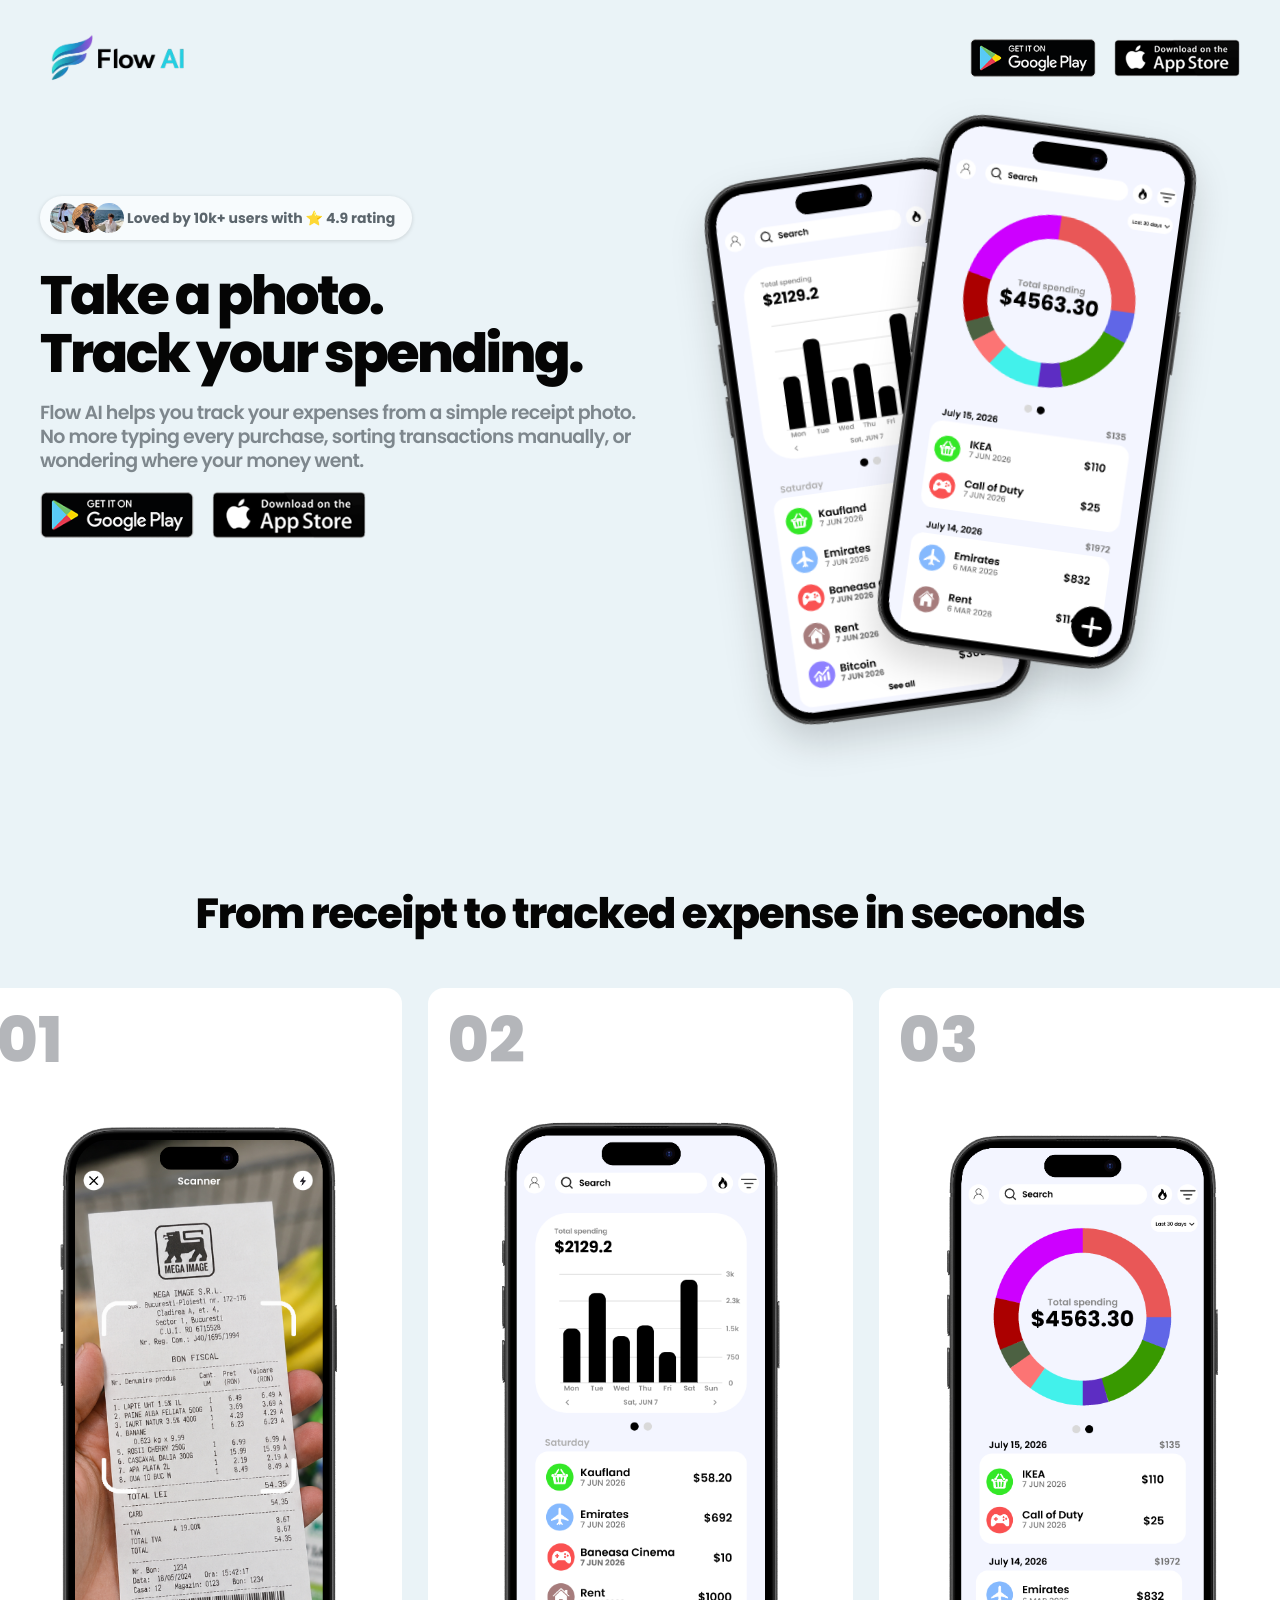
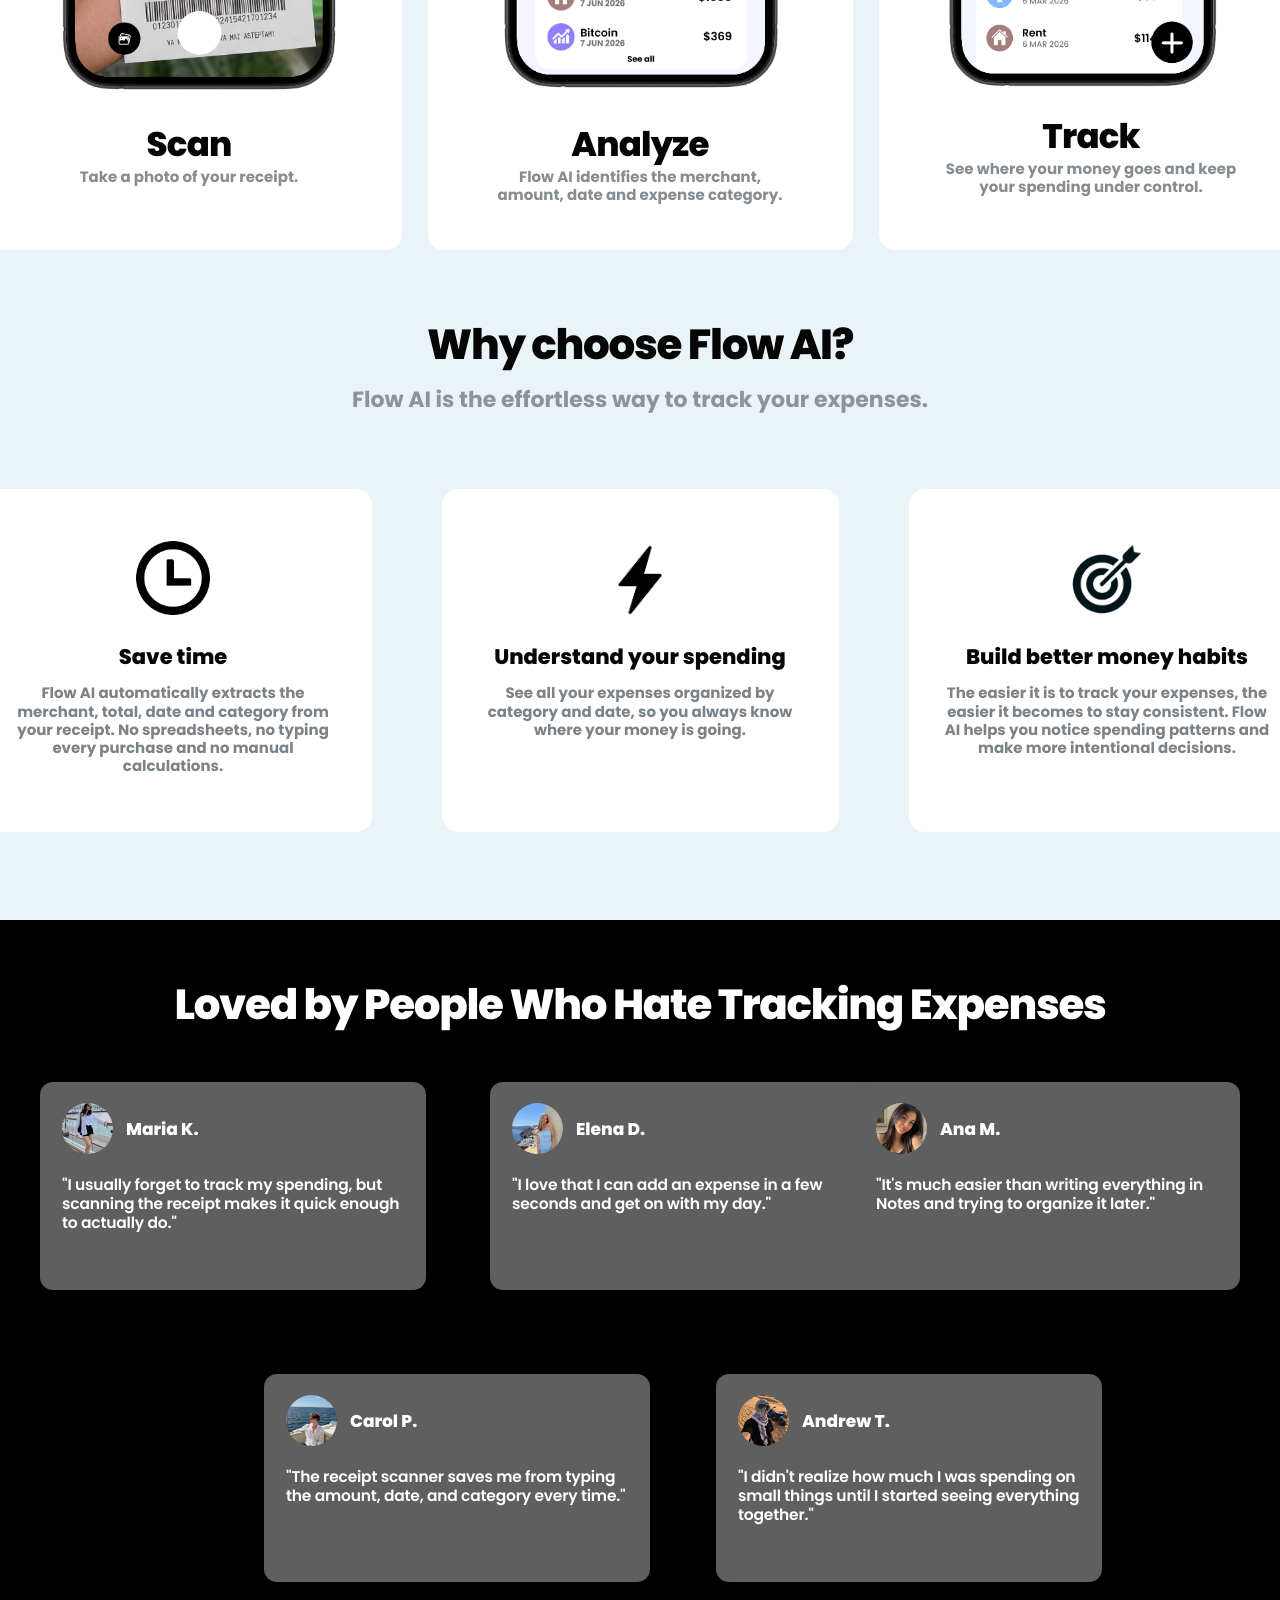
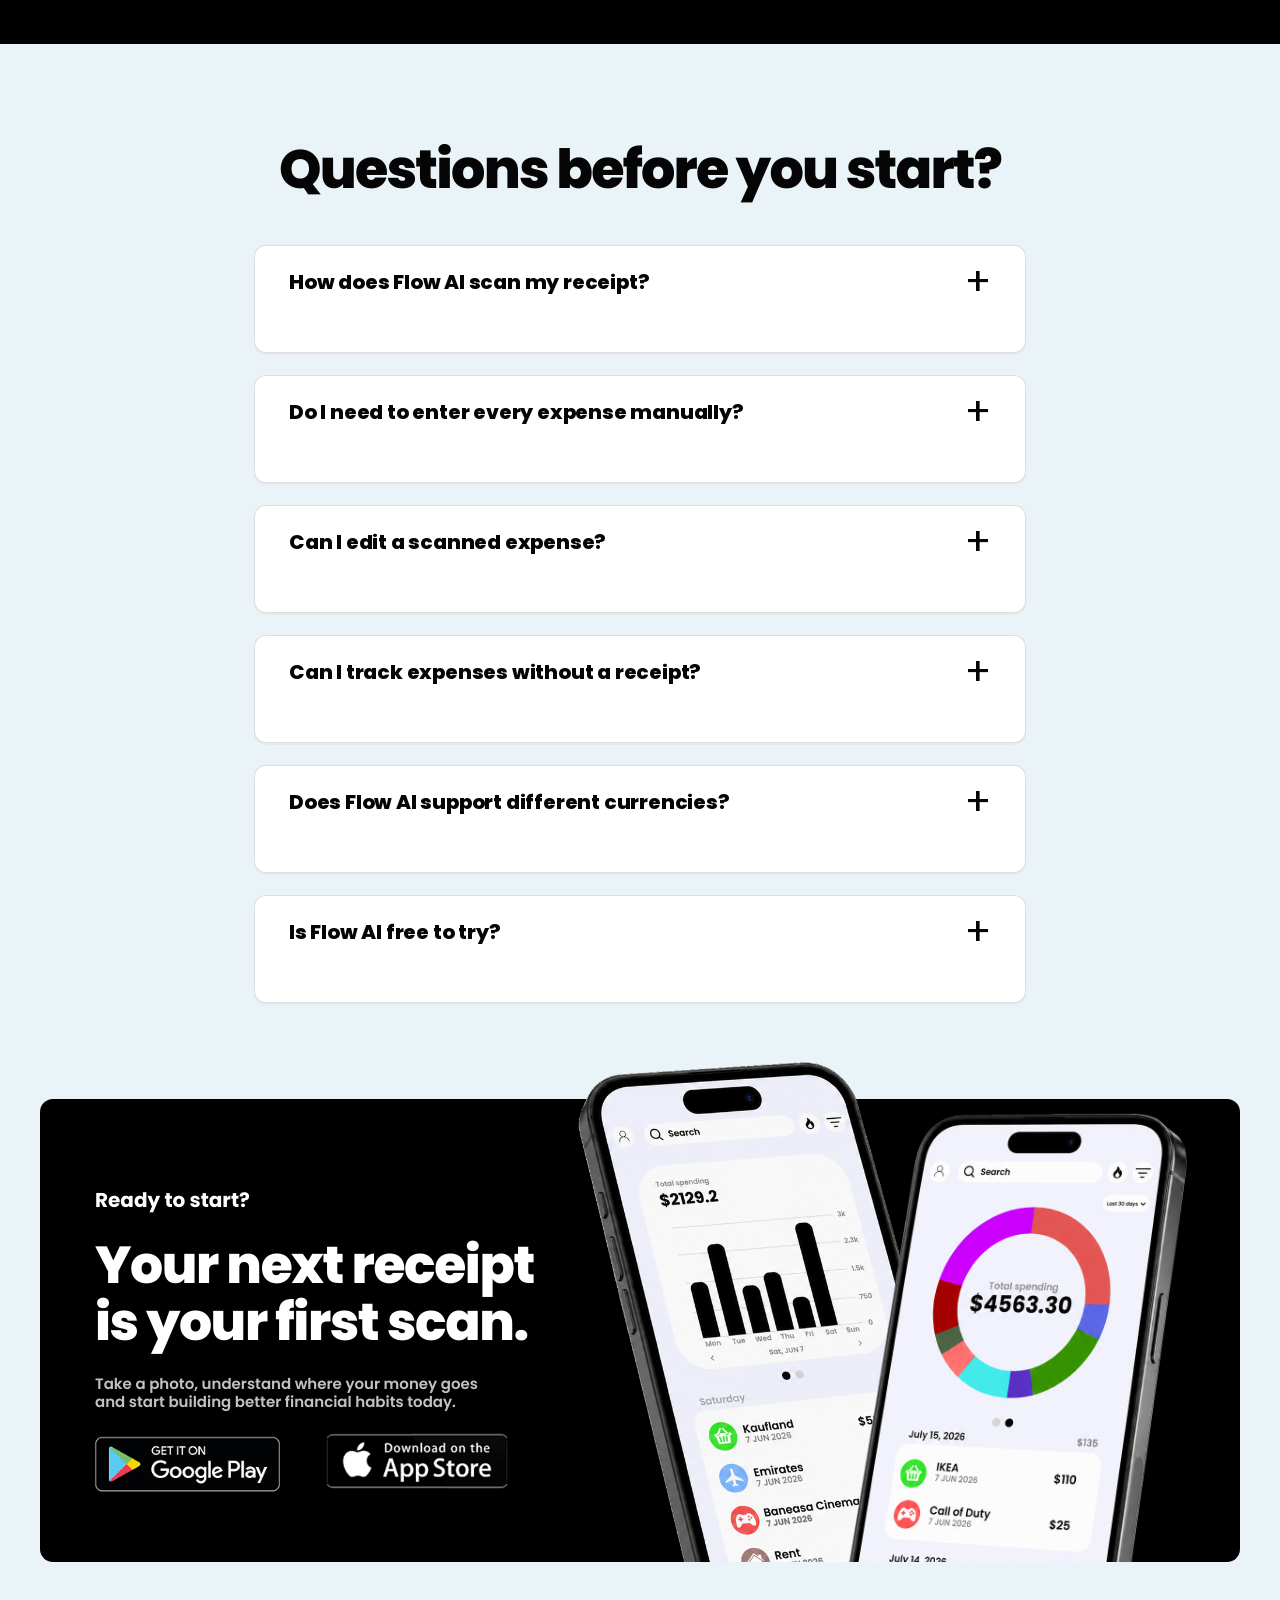
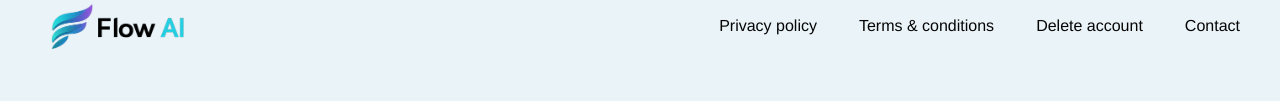
<file: index.html>
<!doctype html>
<html lang="en">
  <head>
    <meta charset="UTF-8" />
    <meta name="viewport" content="width=device-width, initial-scale=1.0" />
    <title>Flow AI - Take a photo. Know where your money goes.</title>
    <meta
      name="description"
      content="Flow AI helps you track your expenses from a simple receipt photo. No more typing every purchase, sorting transactions manually, or wondering where your money went."
    />
    <meta name="theme-color" content="#eaf3f7" />
    <link rel="preconnect" href="https://fonts.googleapis.com" />
    <link rel="preconnect" href="https://fonts.gstatic.com" crossorigin />
    <link
      href="https://fonts.googleapis.com/css2?family=Poppins:wght@400;500;600;700;800;900&display=swap"
      rel="stylesheet"
    />
    <link rel="stylesheet" href="styles.css" />
  </head>
  <body>
    <header class="site-header" id="top">
      <a class="brand brand-flow" href="#top" aria-label="Flow AI home">
        <img src="assets/flow-ai-logo.png" alt="Flow AI" />
      </a>
      <div class="store-badges store-badges-header">
        <a href="https://play.google.com/store/apps/details?id=app.flowai.mobile" aria-label="Get Flow AI on Google Play">
          <img src="assets/google-play.png" alt="Get it on Google Play" />
        </a>
        <a href="/api/download" aria-label="Download Flow AI on the App Store">
          <img src="assets/app-store.png" alt="Download on the App Store" />
        </a>
      </div>
    </header>

    <main>
      <section class="hero-section">
        <div class="hero-copy">
          <div class="proof-pill">
            <div class="proof-avatars" aria-hidden="true">
              <img src="assets/flow-avatar-maria.png" alt="" />
              <img src="assets/flow-avatar-andrew.png" alt="" />
              <img src="assets/flow-avatar-carol.png" alt="" />
            </div>
            <span>Loved by 10k+ users with <b>&#11088;</b> 4.9 rating</span>
          </div>

          <h1>Take a photo.<br />Track your spending.</h1>
          <p>
            Flow AI helps you track your expenses from a simple receipt photo.<br />
            No more typing every purchase, sorting transactions manually, or<br />
            wondering where your money went.
          </p>

          <div class="store-badges hero-badges">
            <a href="https://play.google.com/store/apps/details?id=app.flowai.mobile" aria-label="Get Flow AI on Google Play">
              <img src="assets/google-play.png" alt="Get it on Google Play" />
            </a>
            <a href="/api/download" aria-label="Download Flow AI on the App Store">
              <img src="assets/app-store.png" alt="Download on the App Store" />
            </a>
          </div>
        </div>

        <div class="hero-product" aria-label="Flow AI app previews">
          <img class="hero-phone hero-phone-scan" src="assets/flow-phone-dashboard.png" alt="Flow AI dashboard spending screen" />
          <img class="hero-phone hero-phone-result" src="assets/flow-phone-pie.png" alt="Flow AI monthly spending chart screen" />
        </div>
      </section>

      <section class="steps-section" id="how-it-works">
        <h2>From receipt to tracked expense in seconds</h2>
        <div class="steps-grid">
          <article class="step-card">
            <span class="step-number">01</span>
            <img class="step-phone step-phone-scan" src="assets/flow-step-scan.png" alt="Scan a receipt in Flow AI" />
            <h3>Scan</h3>
            <p>Take a photo of your receipt.</p>
          </article>

          <article class="step-card">
            <span class="step-number">02</span>
            <img class="step-phone step-phone-dashboard" src="assets/flow-step-dashboard.png" alt="Flow AI analyzing receipt screen" />
            <h3>Analyze</h3>
            <p>Flow AI identifies the merchant, amount, date and expense category.</p>
          </article>

          <article class="step-card">
            <span class="step-number">03</span>
            <img class="step-phone step-phone-result" src="assets/flow-step-pie.png" alt="Track Flow AI expenses" />
            <h3>Track</h3>
            <p>See where your money goes and keep your spending under control.</p>
          </article>
        </div>
      </section>

      <section class="why-section" id="features">
        <h2>Why choose Flow AI?</h2>
        <p>Flow AI is the effortless way to track your expenses.</p>

        <div class="why-grid">
          <article class="why-card">
            <img src="assets/clock-icon.png" alt="" />
            <h3>Save time</h3>
            <p>
              Flow AI automatically extracts the merchant, total, date and category from your receipt.
              No spreadsheets, no typing every purchase and no manual calculations.
            </p>
          </article>

          <article class="why-card">
            <img src="assets/lightning-icon.png" alt="" />
            <h3>Understand your spending</h3>
            <p>
              See all your expenses organized by category and date, so you always know where your
              money is going.
            </p>
          </article>

          <article class="why-card">
            <img src="assets/target-icon.png" alt="" />
            <h3>Build better money habits</h3>
            <p>
              The easier it is to track your expenses, the easier it becomes to stay consistent.
              Flow AI helps you notice spending patterns and make more intentional decisions.
            </p>
          </article>
        </div>
      </section>
    </main>

    <section class="reviews-section" id="results">
      <h2>Loved by People Who Hate Tracking Expenses</h2>
      <div class="reviews-grid">
        <article class="review-card review-card-top">
          <div class="review-author">
            <img src="assets/flow-avatar-maria.png" alt="" />
            <span>Maria K.</span>
          </div>
          <p>"I usually forget to track my spending, but scanning the receipt makes it quick enough to actually do."</p>
        </article>

        <article class="review-card review-card-top">
          <div class="review-author">
            <img src="assets/flow-avatar-elena.png" alt="" />
            <span>Elena D.</span>
          </div>
          <p>"I love that I can add an expense in a few seconds and get on with my day."</p>
        </article>

        <article class="review-card review-card-top">
          <div class="review-author">
            <img src="assets/flow-avatar-ana.png" alt="" />
            <span>Ana M.</span>
          </div>
          <p>"It's much easier than writing everything in Notes and trying to organize it later."</p>
        </article>

        <article class="review-card review-card-bottom review-card-bottom-left">
          <div class="review-author">
            <img src="assets/flow-avatar-carol.png" alt="" />
            <span>Carol P.</span>
          </div>
          <p>"The receipt scanner saves me from typing the amount, date, and category every time."</p>
        </article>

        <article class="review-card review-card-bottom review-card-bottom-right">
          <div class="review-author">
            <img src="assets/flow-avatar-andrew.png" alt="" />
            <span>Andrew T.</span>
          </div>
          <p>"I didn't realize how much I was spending on small things until I started seeing everything together."</p>
        </article>
      </div>
    </section>

    <main>
      <section class="faq-section" id="faq">
        <div class="faq-copy">
          <h2>Questions before you start?</h2>
        </div>

        <div class="faq-list">
          <button class="faq-item" type="button">
            <span>How does Flow AI scan my receipt?</span>
            <strong>+</strong>
            <p>
              Flow AI uses artificial intelligence to identify information such as the merchant,
              total amount, purchase date and expense category from a receipt photo. You can review
              and edit the information before saving it.
            </p>
          </button>

          <button class="faq-item" type="button">
            <span>Do I need to enter every expense manually?</span>
            <strong>+</strong>
            <p>
              No. Just take a photo of your receipt and Flow AI will extract the important details.
              You can also add an expense manually whenever you do not have a receipt.
            </p>
          </button>

          <button class="faq-item" type="button">
            <span>Can I edit a scanned expense?</span>
            <strong>+</strong>
            <p>
              Yes. You can review and change the amount, merchant, date or category before saving
              the expense.
            </p>
          </button>

          <button class="faq-item" type="button">
            <span>Can I track expenses without a receipt?</span>
            <strong>+</strong>
            <p>
              Yes. You can add any expense manually by entering the amount, merchant, date, and
              category.
            </p>
          </button>

          <button class="faq-item" type="button">
            <span>Does Flow AI support different currencies?</span>
            <strong>+</strong>
            <p>
              Yes. You can select your preferred currency from the app settings and track your
              expenses using the currency that is relevant to you.
            </p>
          </button>

          <button class="faq-item" type="button">
            <span>Is Flow AI free to try?</span>
            <strong>+</strong>
            <p>
              Yes. You can try Flow AI and see how it fits into your routine before deciding whether
              to upgrade.
            </p>
          </button>
        </div>
      </section>

      <section class="final-cta">
        <div class="final-copy">
          <p>Ready to start?</p>
          <h2>Your next receipt<br />is your first scan.</h2>
          <span>
            Take a photo, understand where your money goes and start building better financial
            habits today.
          </span>
          <div class="store-badges">
            <a href="https://play.google.com/store/apps/details?id=app.flowai.mobile" aria-label="Get Flow AI on Google Play">
              <img src="assets/footer/footer-google-play.png" alt="Get it on Google Play" />
            </a>
            <a href="/api/download" aria-label="Download Flow AI on the App Store">
              <img src="assets/footer/footer-app-store.png" alt="Download on the App Store" />
            </a>
          </div>
        </div>

        <div class="final-art" aria-hidden="true">
          <img class="final-scan" src="assets/footer/flow-footer-dashboard.png" alt="" />
          <img class="final-result" src="assets/footer/flow-footer-pie.png" alt="" />
        </div>
      </section>
    </main>

    <footer class="site-footer">
      <a class="footer-brand brand-flow" href="#top" aria-label="Flow AI home">
        <img src="assets/flow-ai-logo.png" alt="Flow AI" />
      </a>
      <nav aria-label="Footer links">
        <a href="privacy.html">Privacy policy</a>
        <a href="terms.html">Terms &amp; conditions</a>
        <a href="delete-account.html">Delete account</a>
        <a href="mailto:flowaipp@gmail.com?subject=Flow%20AI%20Support">Contact</a>
      </nav>
    </footer>

    <script src="script.js"></script>
  </body>
</html>
</file>
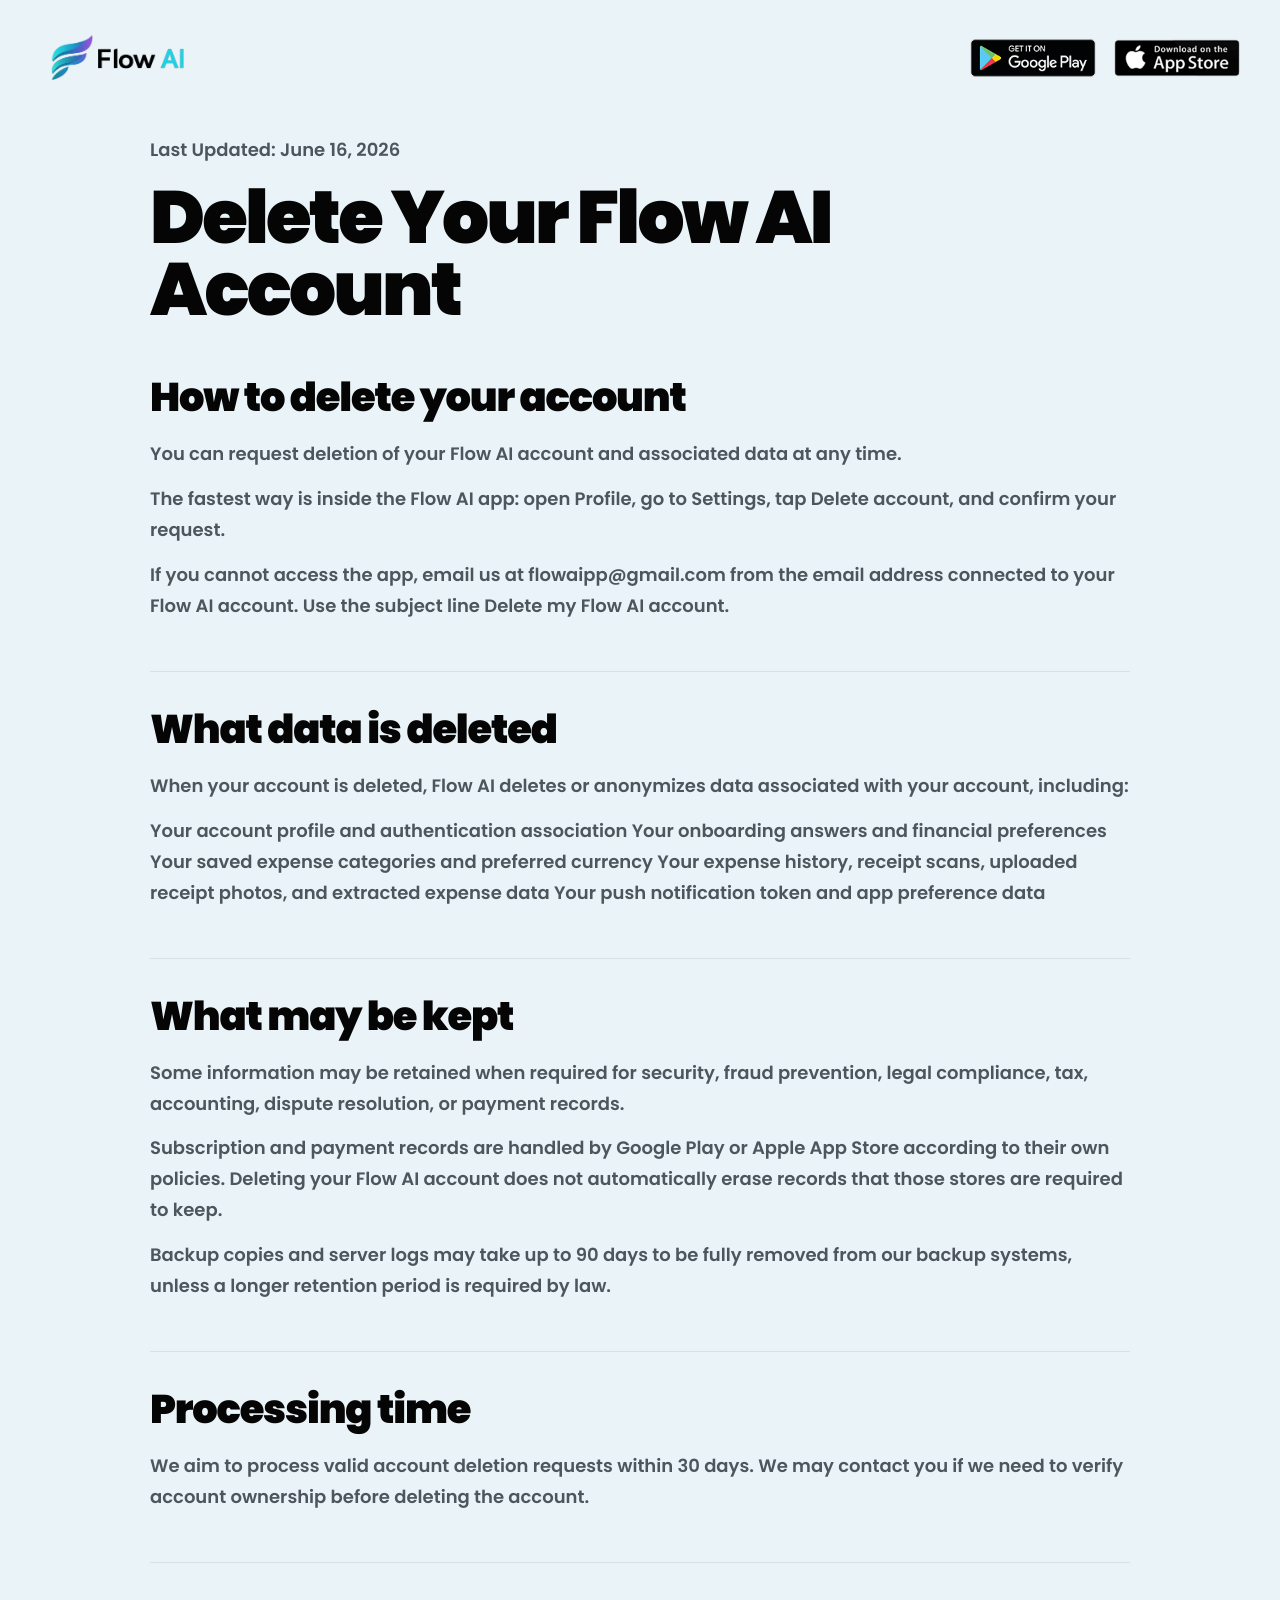
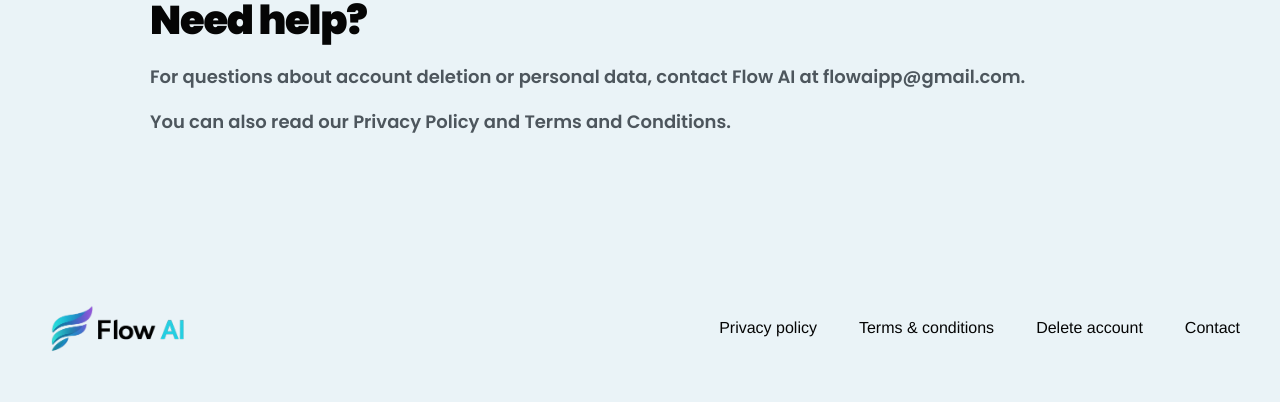
<file: delete-account.html>
<!doctype html>
<html lang="en">
  <head>
    <meta charset="UTF-8" />
    <meta name="viewport" content="width=device-width, initial-scale=1.0" />
    <title>Delete Your Account - Flow AI</title>
    <meta
      name="description"
      content="Learn how to request deletion of your Flow AI account and associated personal data."
    />
    <meta name="theme-color" content="#eaf3f7" />
    <link rel="preconnect" href="https://fonts.googleapis.com" />
    <link rel="preconnect" href="https://fonts.gstatic.com" crossorigin />
    <link
      href="https://fonts.googleapis.com/css2?family=Poppins:wght@400;500;600;700;800;900&display=swap"
      rel="stylesheet"
    />
    <link rel="stylesheet" href="styles.css" />
  </head>
  <body class="legal-page">
    <header class="site-header" id="top">
      <a class="brand brand-flow" href="index.html" aria-label="Flow AI home">
        <img src="assets/flow-ai-logo.png" alt="Flow AI" />
      </a>
      <div class="store-badges store-badges-header">
        <a href="https://play.google.com/store/apps/details?id=app.flowai.mobile" aria-label="Get Flow AI on Google Play">
          <img src="assets/google-play.png" alt="Get it on Google Play" />
        </a>
        <a href="https://apps.apple.com/app/id6788743574" aria-label="Download Flow AI on the App Store">
          <img src="assets/app-store.png" alt="Download on the App Store" />
        </a>
      </div>
    </header>

    <main class="legal-main">
      <article class="legal-card">
        <p class="legal-kicker">Last Updated: June 16, 2026</p>
<h1>Delete Your Flow AI Account</h1>
<section><h2>How to delete your account</h2>
<p>You can request deletion of your Flow AI account and associated data at any time.</p>
<p>The fastest way is inside the Flow AI app: open Profile, go to Settings, tap Delete account, and confirm your request.</p>
<p>If you cannot access the app, email us at flowaipp@gmail.com from the email address connected to your Flow AI account. Use the subject line Delete my Flow AI account.</p></section>
<section><h2>What data is deleted</h2>
<p>When your account is deleted, Flow AI deletes or anonymizes data associated with your account, including:</p>
<p>Your account profile and authentication association Your onboarding answers and financial preferences Your saved expense categories and preferred currency Your expense history, receipt scans, uploaded receipt photos, and extracted expense data Your push notification token and app preference data</p></section>
<section><h2>What may be kept</h2>
<p>Some information may be retained when required for security, fraud prevention, legal compliance, tax, accounting, dispute resolution, or payment records.</p>
<p>Subscription and payment records are handled by Google Play or Apple App Store according to their own policies. Deleting your Flow AI account does not automatically erase records that those stores are required to keep.</p>
<p>Backup copies and server logs may take up to 90 days to be fully removed from our backup systems, unless a longer retention period is required by law.</p></section>
<section><h2>Processing time</h2>
<p>We aim to process valid account deletion requests within 30 days. We may contact you if we need to verify account ownership before deleting the account.</p></section>
<section><h2>Need help?</h2>
<p>For questions about account deletion or personal data, contact Flow AI at flowaipp@gmail.com.</p>
<p>You can also read our Privacy Policy and Terms and Conditions.</p></section>
      </article>
    </main>

    <footer class="site-footer">
      <a class="footer-brand brand-flow" href="index.html" aria-label="Flow AI home">
        <img src="assets/flow-ai-logo.png" alt="Flow AI" />
      </a>
      <nav aria-label="Footer links">
        <a href="privacy.html">Privacy policy</a>
        <a href="terms.html">Terms &amp; conditions</a>
        <a href="delete-account.html">Delete account</a>
        <a href="mailto:flowaipp@gmail.com?subject=Flow%20AI%20Support">Contact</a>
      </nav>
    </footer>
  </body>
</html>
</file>
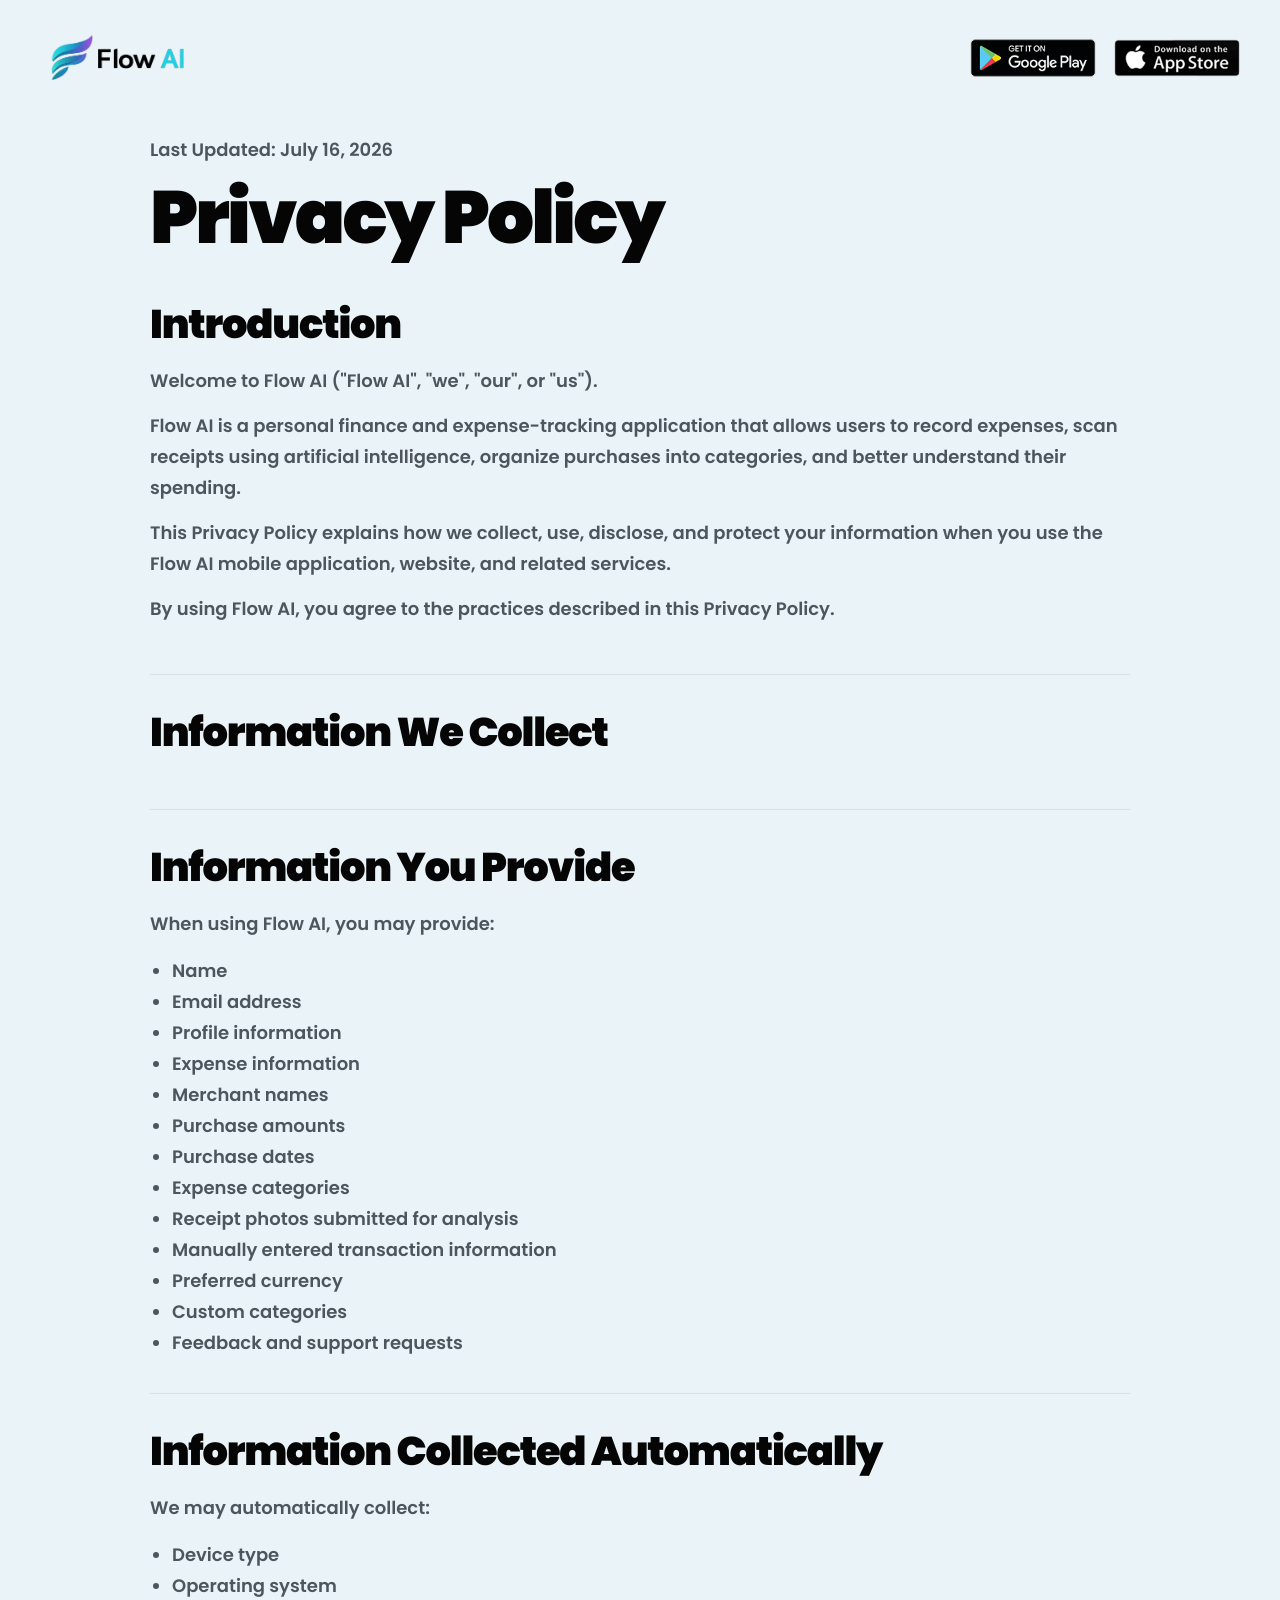
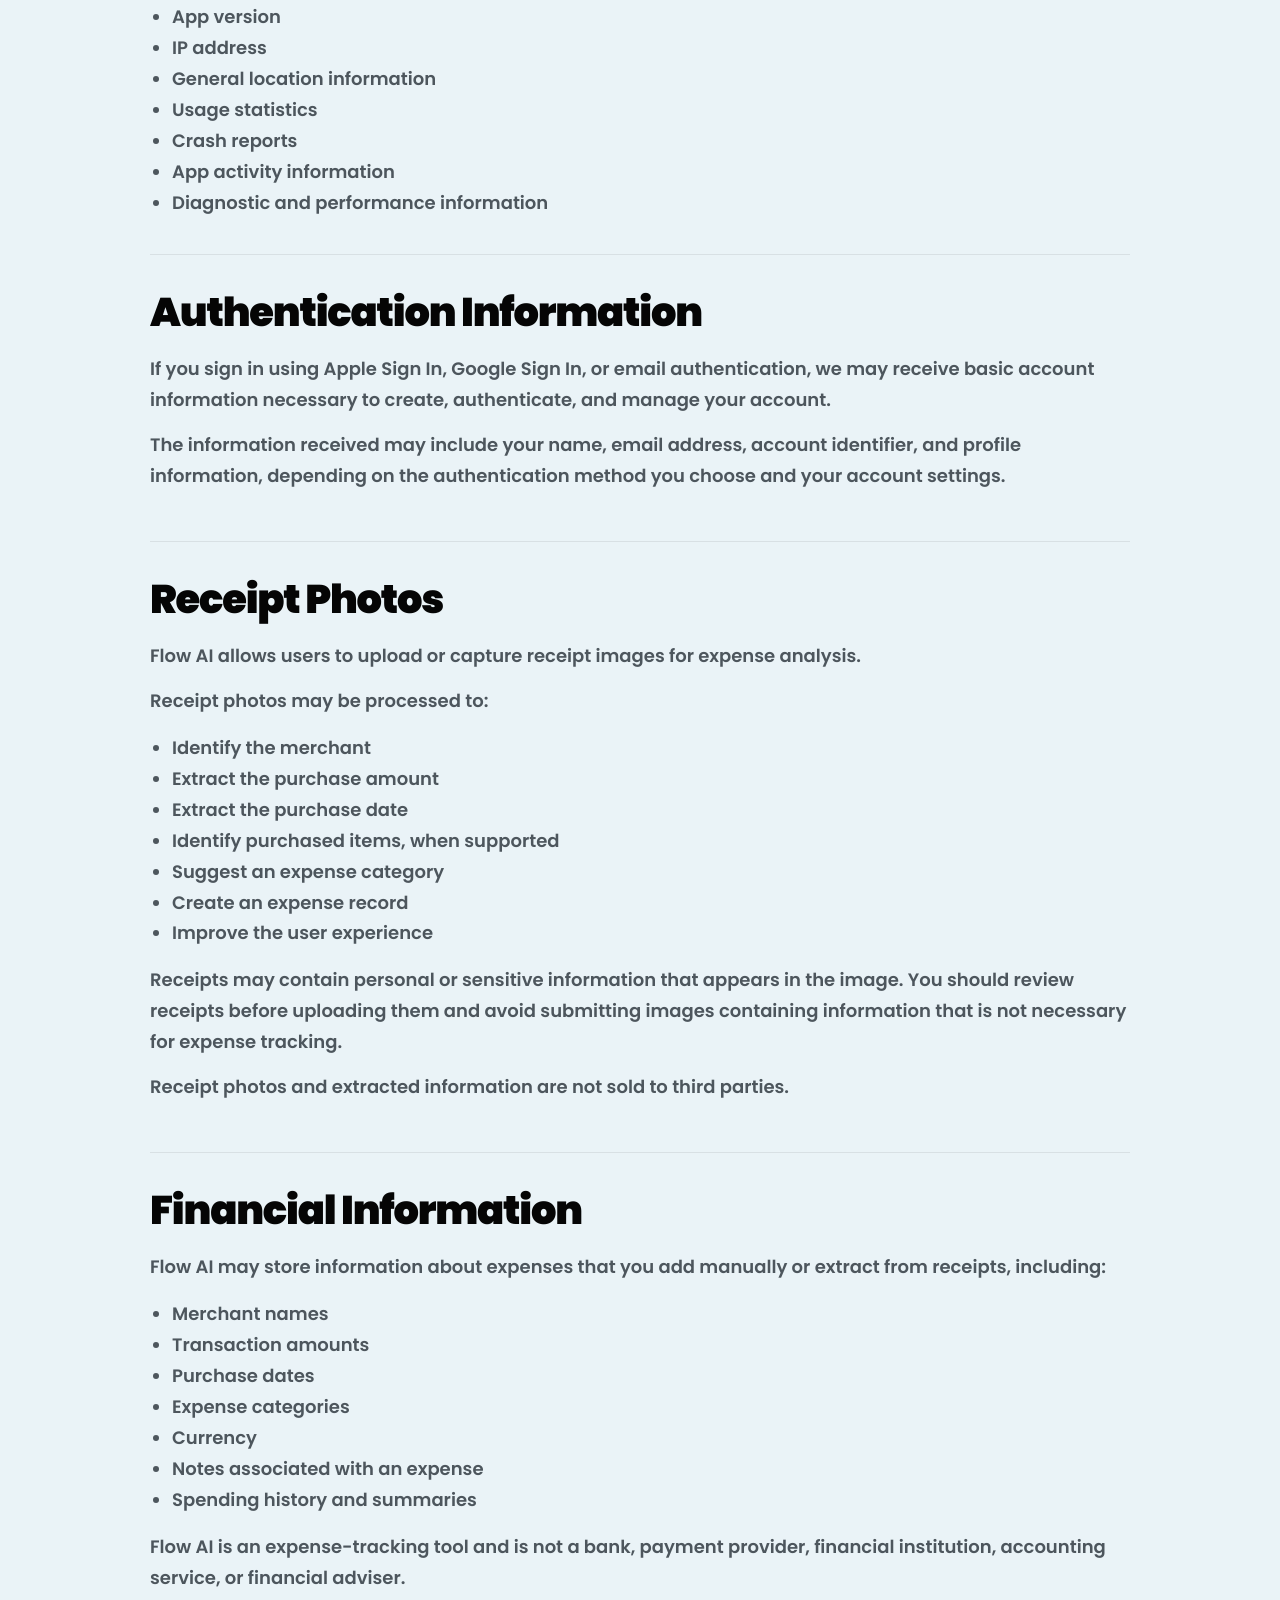
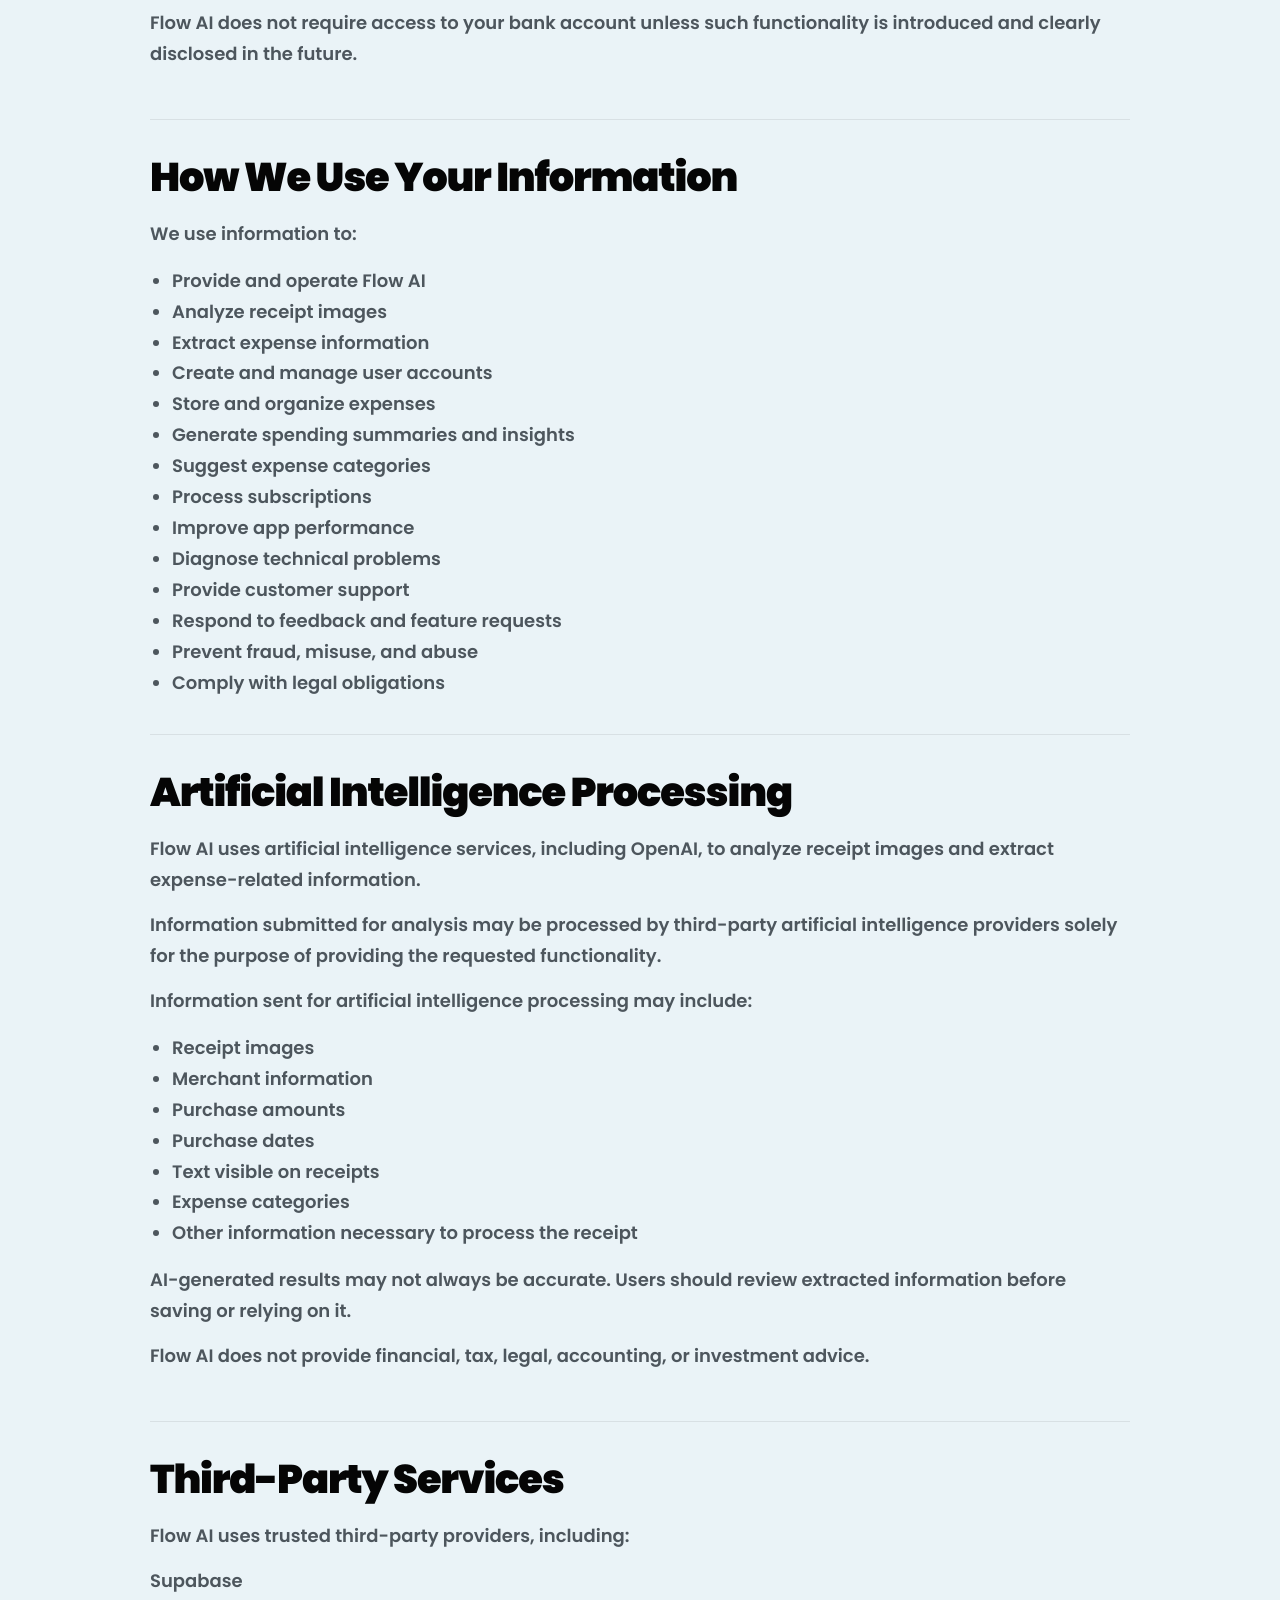
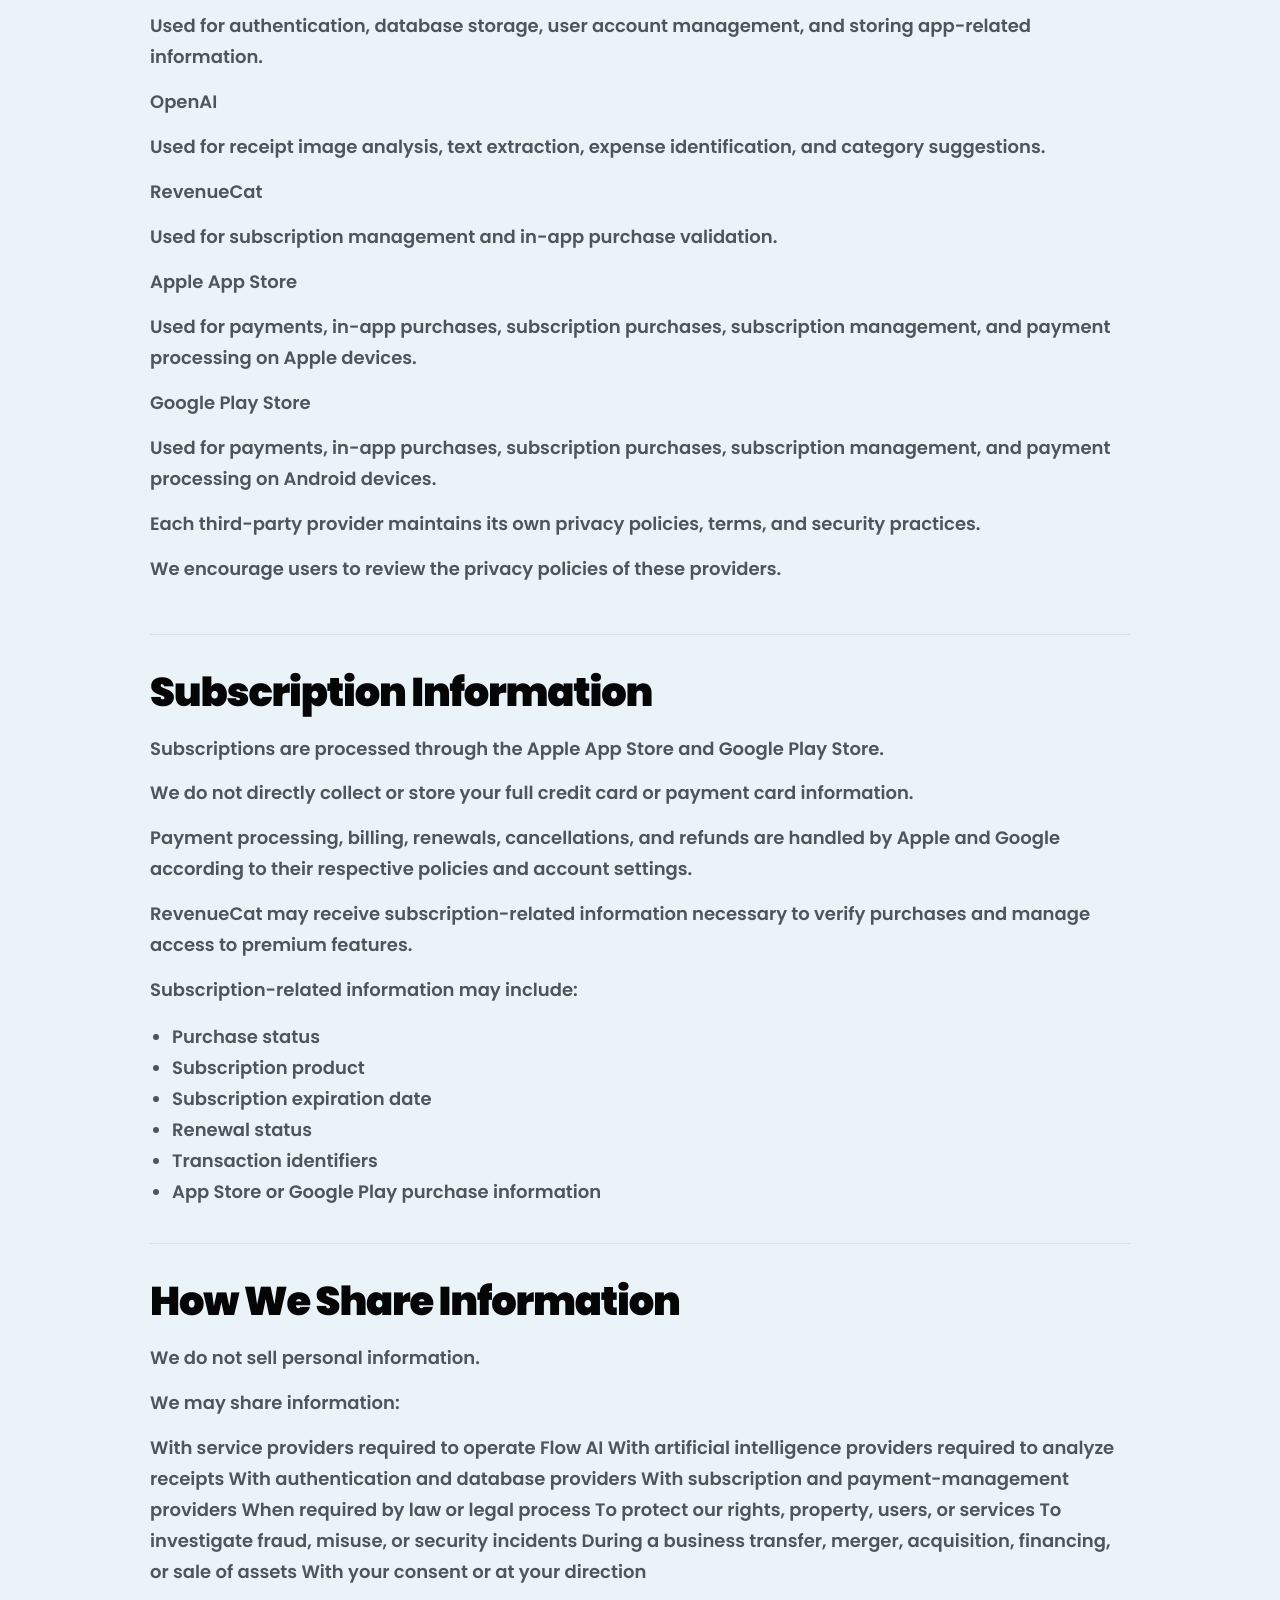
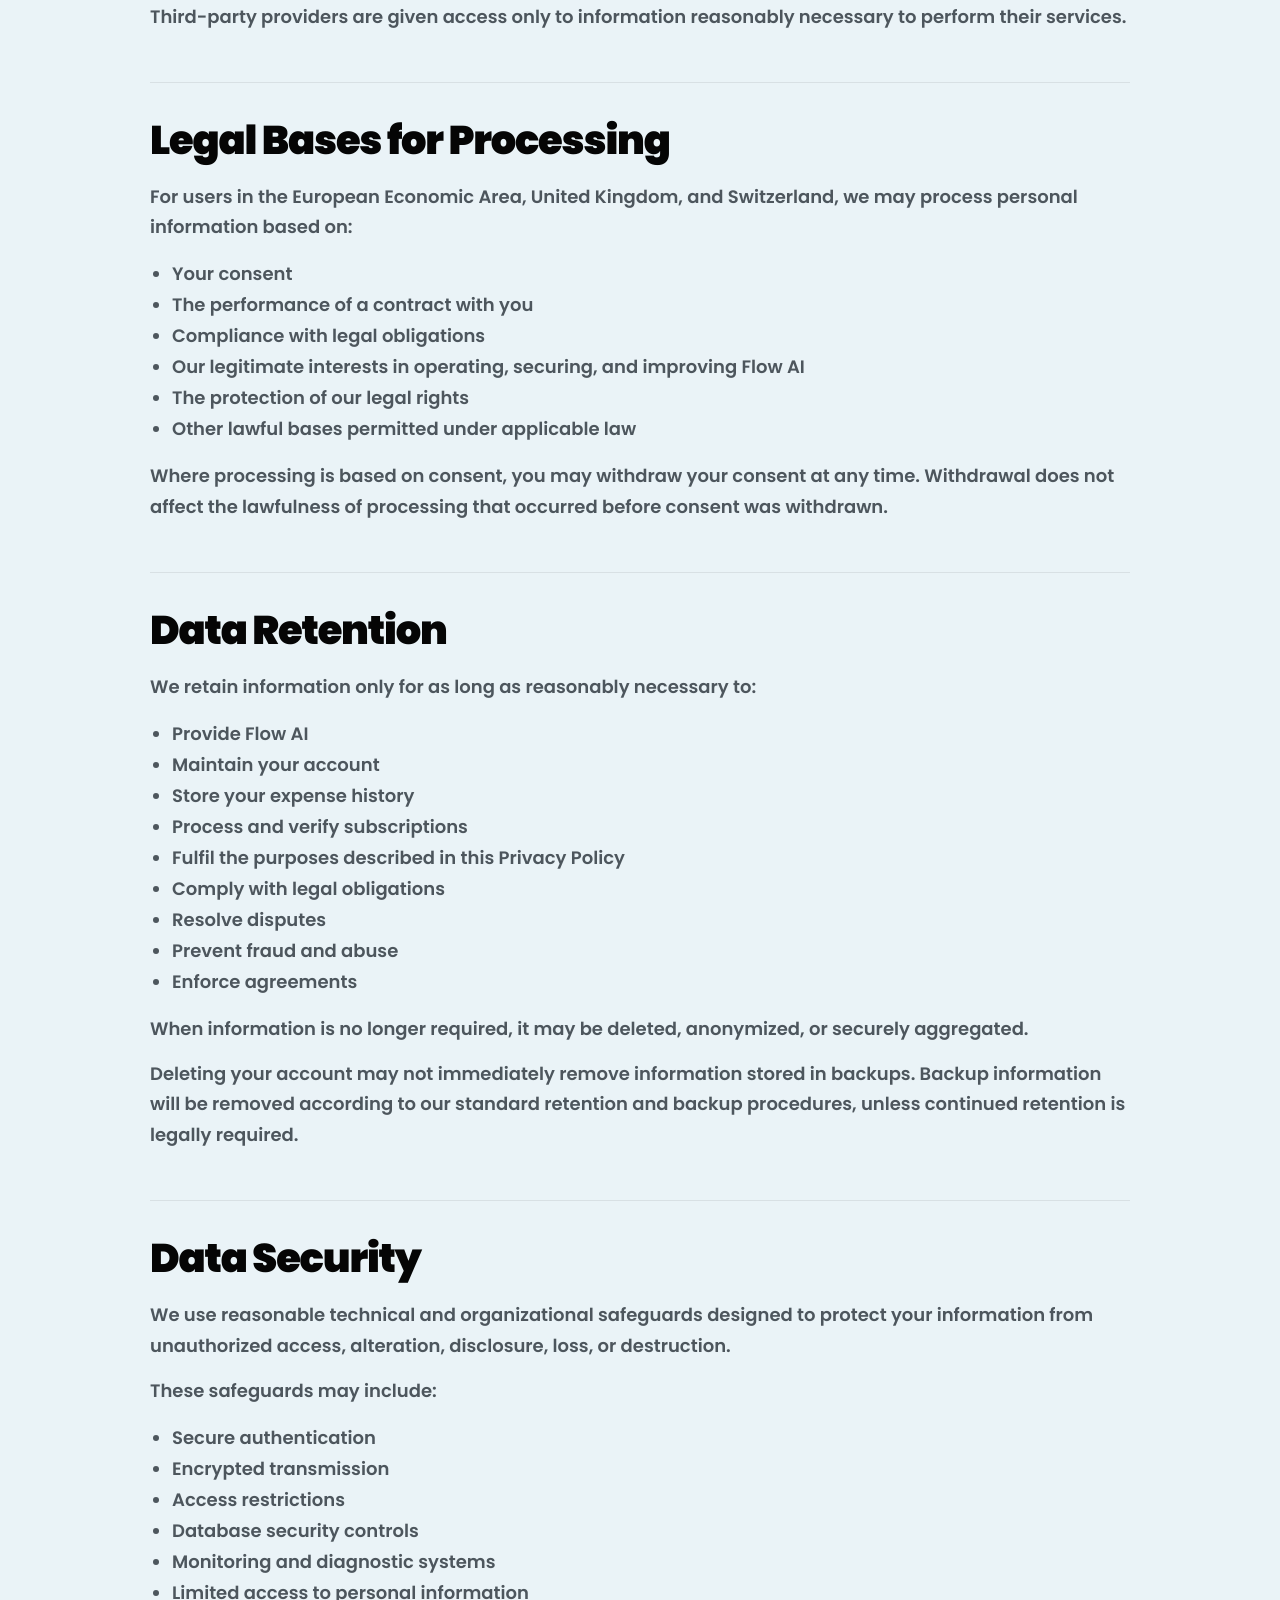
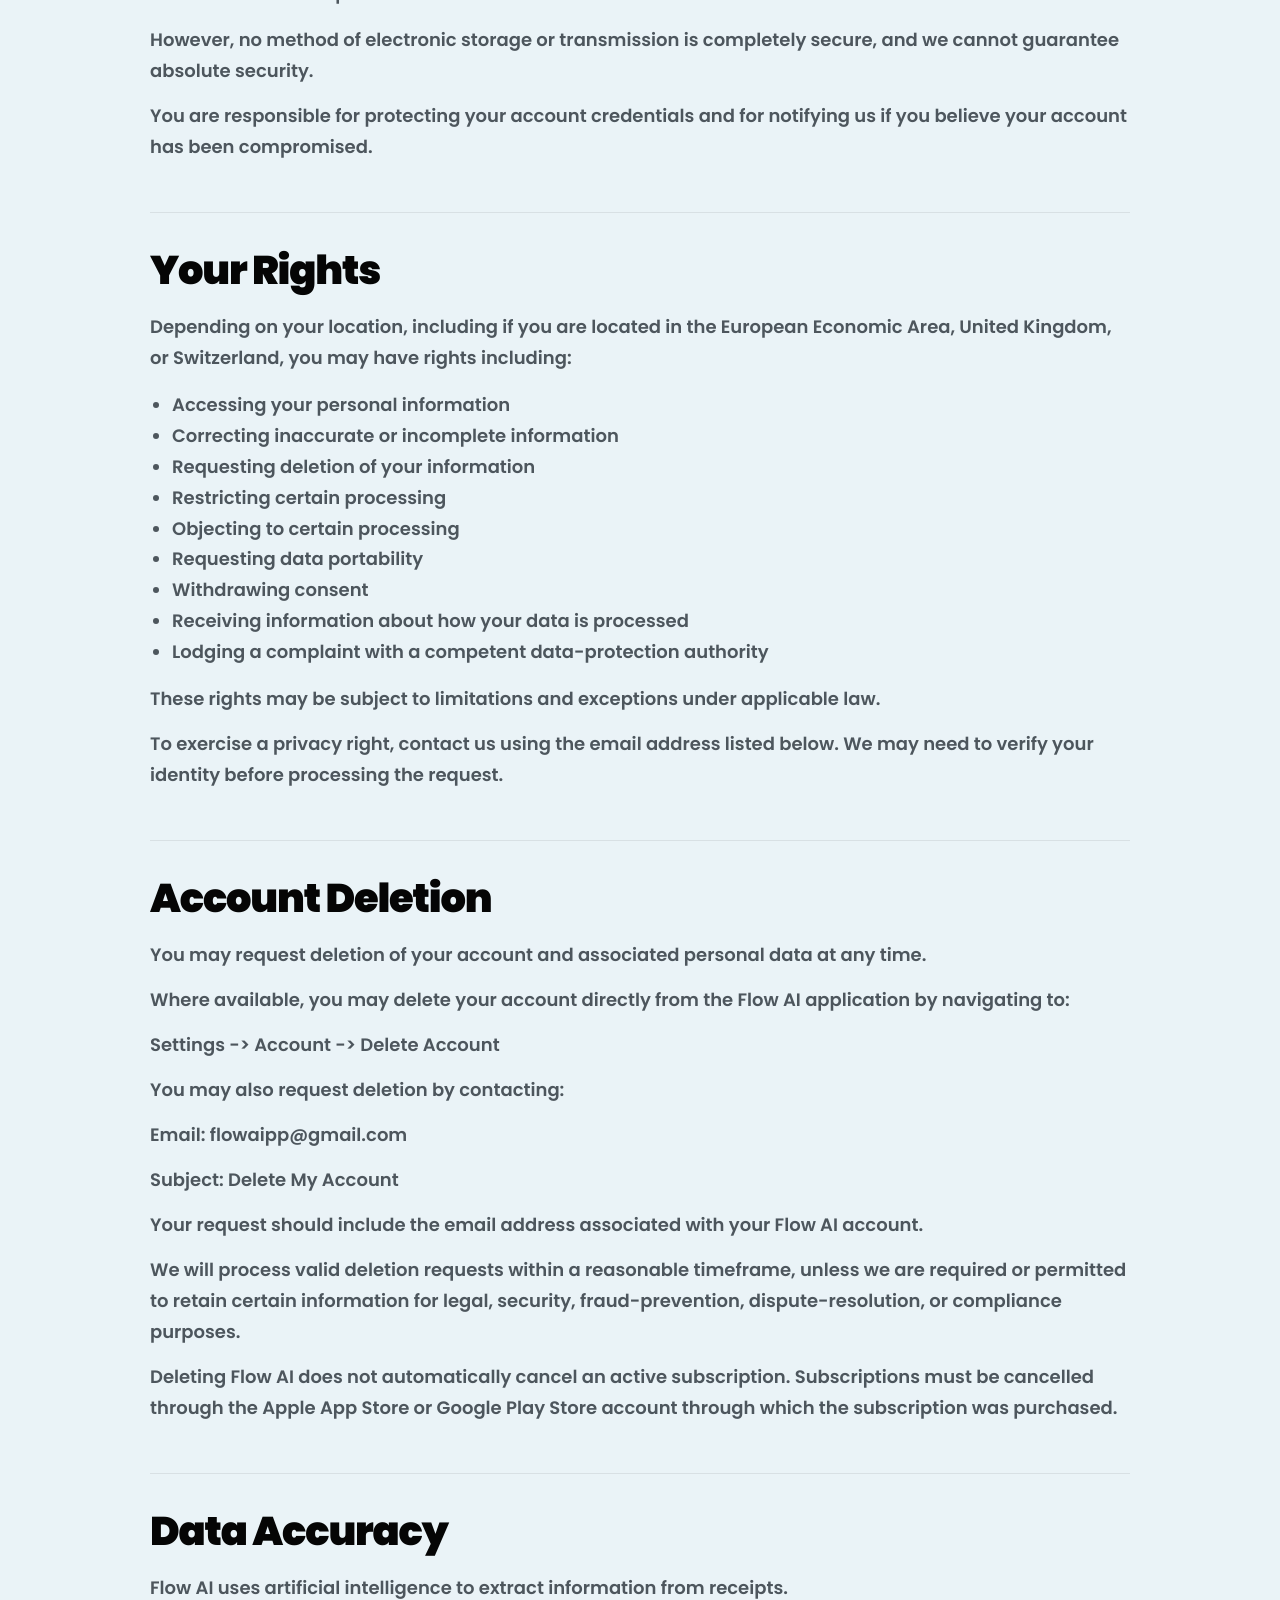
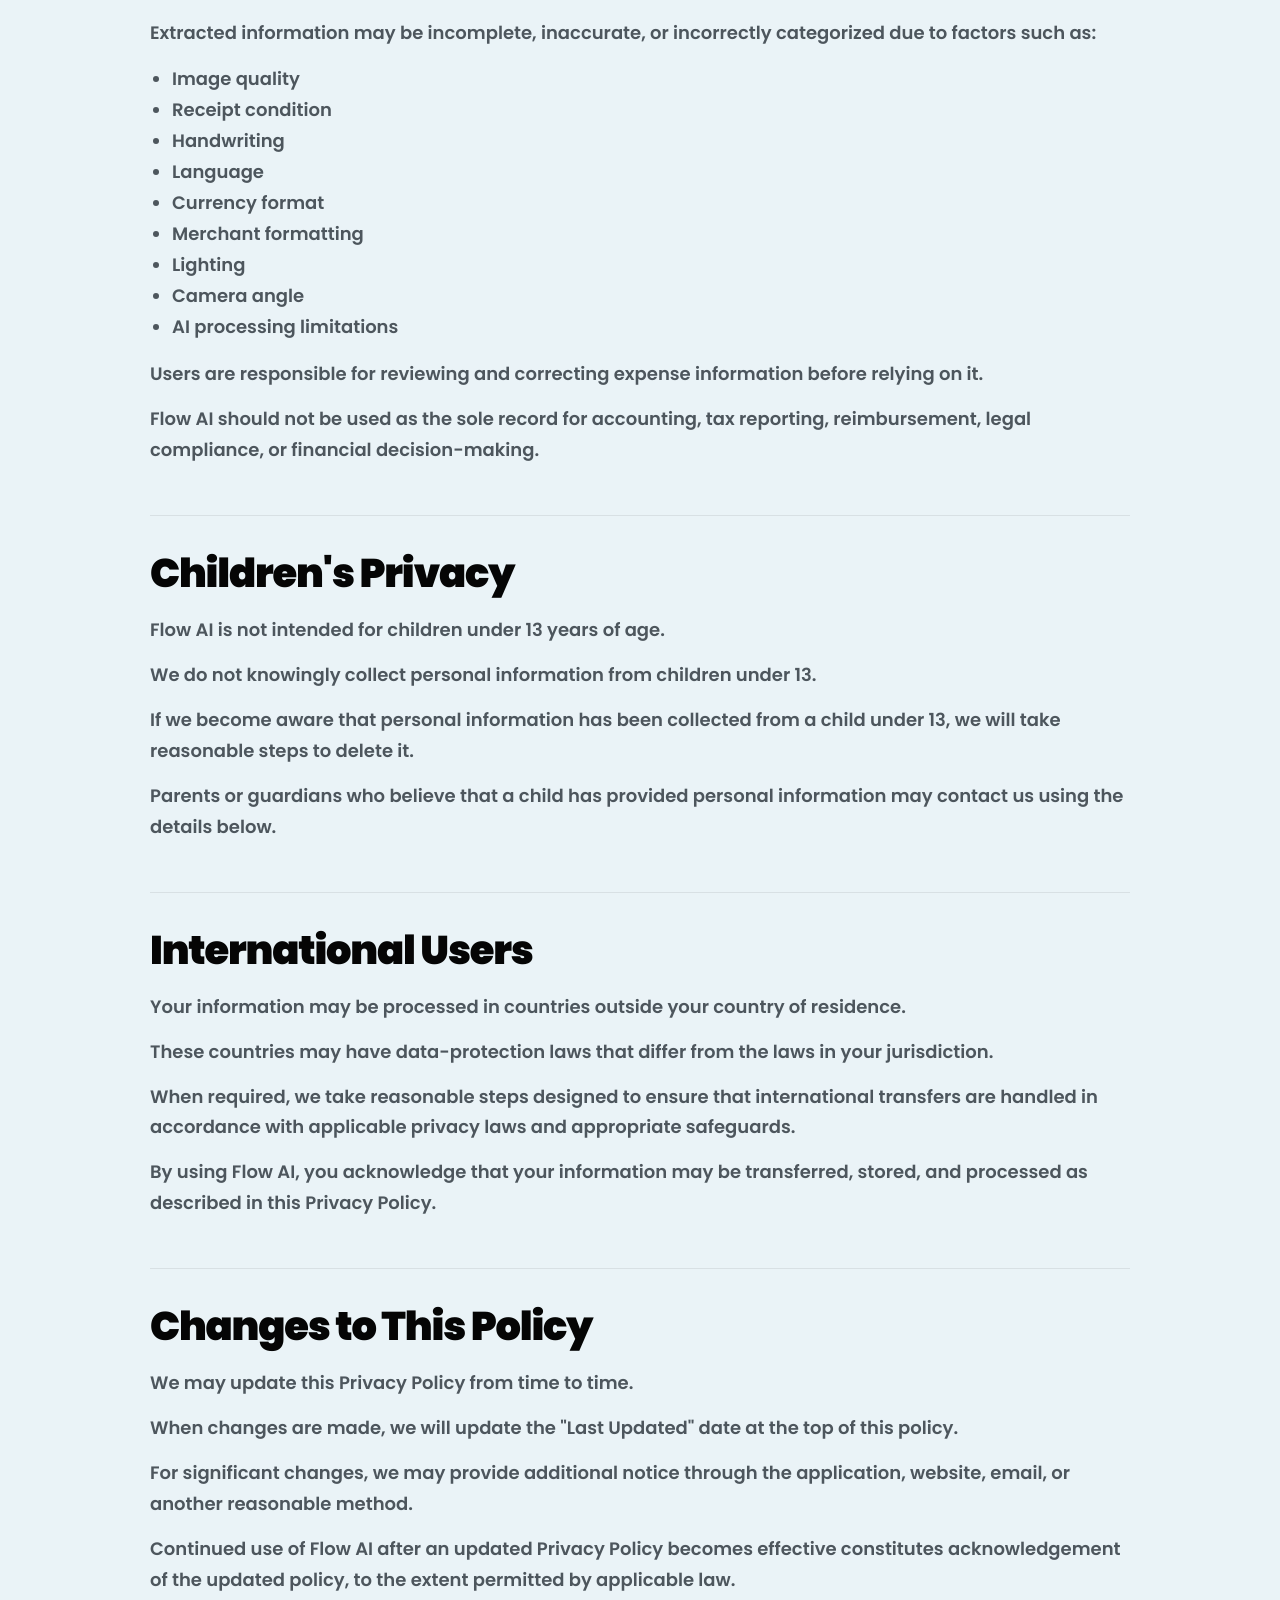
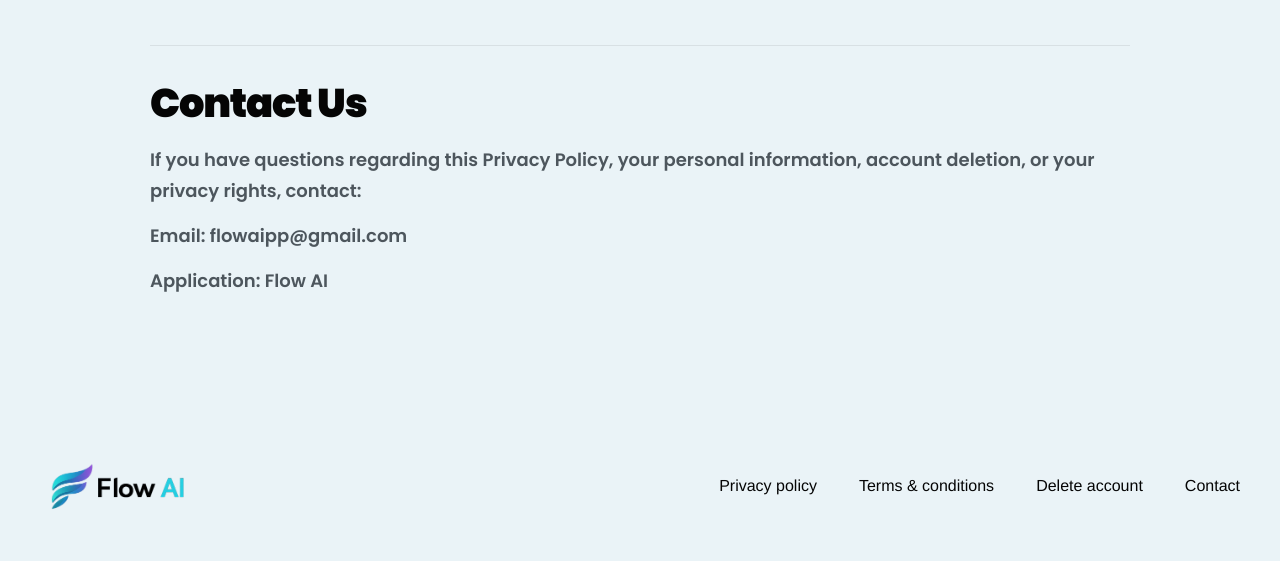
<file: privacy.html>
<!doctype html>
<html lang="en">
  <head>
    <meta charset="UTF-8" />
    <meta name="viewport" content="width=device-width, initial-scale=1.0" />
    <title>Privacy Policy - Flow AI</title>
    <meta
      name="description"
      content="Read Flow AI's Privacy Policy and learn how Flow AI collects, uses, and protects your information."
    />
    <meta name="theme-color" content="#eaf3f7" />
    <link rel="preconnect" href="https://fonts.googleapis.com" />
    <link rel="preconnect" href="https://fonts.gstatic.com" crossorigin />
    <link
      href="https://fonts.googleapis.com/css2?family=Poppins:wght@400;500;600;700;800;900&display=swap"
      rel="stylesheet"
    />
    <link rel="stylesheet" href="styles.css" />
  </head>
  <body class="legal-page">
    <header class="site-header" id="top">
      <a class="brand brand-flow" href="index.html" aria-label="Flow AI home">
        <img src="assets/flow-ai-logo.png" alt="Flow AI" />
      </a>
      <div class="store-badges store-badges-header">
        <a href="https://play.google.com/store/apps/details?id=app.flowai.mobile" aria-label="Get Flow AI on Google Play">
          <img src="assets/google-play.png" alt="Get it on Google Play" />
        </a>
        <a href="https://apps.apple.com/app/id6788743574" aria-label="Download Flow AI on the App Store">
          <img src="assets/app-store.png" alt="Download on the App Store" />
        </a>
      </div>
    </header>

    <main class="legal-main">
      <article class="legal-card">
        <p class="legal-kicker">Last Updated: July 16, 2026</p>
<h1>Privacy Policy</h1>
<section><h2>Introduction</h2>
<p>Welcome to Flow AI (&quot;Flow AI&quot;, &quot;we&quot;, &quot;our&quot;, or &quot;us&quot;).</p>
<p>Flow AI is a personal finance and expense-tracking application that allows users to record expenses, scan receipts using artificial intelligence, organize purchases into categories, and better understand their spending.</p>
<p>This Privacy Policy explains how we collect, use, disclose, and protect your information when you use the Flow AI mobile application, website, and related services.</p>
<p>By using Flow AI, you agree to the practices described in this Privacy Policy.</p></section>
<section><h2>Information We Collect</h2>
</section>
<section><h2>Information You Provide</h2>
<p>When using Flow AI, you may provide:</p>
<ul><li>Name</li><li>Email address</li><li>Profile information</li><li>Expense information</li><li>Merchant names</li><li>Purchase amounts</li><li>Purchase dates</li><li>Expense categories</li><li>Receipt photos submitted for analysis</li><li>Manually entered transaction information</li><li>Preferred currency</li><li>Custom categories</li><li>Feedback and support requests</li></ul></section>
<section><h2>Information Collected Automatically</h2>
<p>We may automatically collect:</p>
<ul><li>Device type</li><li>Operating system</li><li>App version</li><li>IP address</li><li>General location information</li><li>Usage statistics</li><li>Crash reports</li><li>App activity information</li><li>Diagnostic and performance information</li></ul></section>
<section><h2>Authentication Information</h2>
<p>If you sign in using Apple Sign In, Google Sign In, or email authentication, we may receive basic account information necessary to create, authenticate, and manage your account.</p>
<p>The information received may include your name, email address, account identifier, and profile information, depending on the authentication method you choose and your account settings.</p></section>
<section><h2>Receipt Photos</h2>
<p>Flow AI allows users to upload or capture receipt images for expense analysis.</p>
<p>Receipt photos may be processed to:</p>
<ul><li>Identify the merchant</li><li>Extract the purchase amount</li><li>Extract the purchase date</li><li>Identify purchased items, when supported</li><li>Suggest an expense category</li><li>Create an expense record</li><li>Improve the user experience</li></ul>
<p>Receipts may contain personal or sensitive information that appears in the image. You should review receipts before uploading them and avoid submitting images containing information that is not necessary for expense tracking.</p>
<p>Receipt photos and extracted information are not sold to third parties.</p></section>
<section><h2>Financial Information</h2>
<p>Flow AI may store information about expenses that you add manually or extract from receipts, including:</p>
<ul><li>Merchant names</li><li>Transaction amounts</li><li>Purchase dates</li><li>Expense categories</li><li>Currency</li><li>Notes associated with an expense</li><li>Spending history and summaries</li></ul>
<p>Flow AI is an expense-tracking tool and is not a bank, payment provider, financial institution, accounting service, or financial adviser.</p>
<p>Flow AI does not require access to your bank account unless such functionality is introduced and clearly disclosed in the future.</p></section>
<section><h2>How We Use Your Information</h2>
<p>We use information to:</p>
<ul><li>Provide and operate Flow AI</li><li>Analyze receipt images</li><li>Extract expense information</li><li>Create and manage user accounts</li><li>Store and organize expenses</li><li>Generate spending summaries and insights</li><li>Suggest expense categories</li><li>Process subscriptions</li><li>Improve app performance</li><li>Diagnose technical problems</li><li>Provide customer support</li><li>Respond to feedback and feature requests</li><li>Prevent fraud, misuse, and abuse</li><li>Comply with legal obligations</li></ul></section>
<section><h2>Artificial Intelligence Processing</h2>
<p>Flow AI uses artificial intelligence services, including OpenAI, to analyze receipt images and extract expense-related information.</p>
<p>Information submitted for analysis may be processed by third-party artificial intelligence providers solely for the purpose of providing the requested functionality.</p>
<p>Information sent for artificial intelligence processing may include:</p>
<ul><li>Receipt images</li><li>Merchant information</li><li>Purchase amounts</li><li>Purchase dates</li><li>Text visible on receipts</li><li>Expense categories</li><li>Other information necessary to process the receipt</li></ul>
<p>AI-generated results may not always be accurate. Users should review extracted information before saving or relying on it.</p>
<p>Flow AI does not provide financial, tax, legal, accounting, or investment advice.</p></section>
<section><h2>Third-Party Services</h2>
<p>Flow AI uses trusted third-party providers, including:</p>
<p>Supabase</p>
<p>Used for authentication, database storage, user account management, and storing app-related information.</p>
<p>OpenAI</p>
<p>Used for receipt image analysis, text extraction, expense identification, and category suggestions.</p>
<p>RevenueCat</p>
<p>Used for subscription management and in-app purchase validation.</p>
<p>Apple App Store</p>
<p>Used for payments, in-app purchases, subscription purchases, subscription management, and payment processing on Apple devices.</p>
<p>Google Play Store</p>
<p>Used for payments, in-app purchases, subscription purchases, subscription management, and payment processing on Android devices.</p>
<p>Each third-party provider maintains its own privacy policies, terms, and security practices.</p>
<p>We encourage users to review the privacy policies of these providers.</p></section>
<section><h2>Subscription Information</h2>
<p>Subscriptions are processed through the Apple App Store and Google Play Store.</p>
<p>We do not directly collect or store your full credit card or payment card information.</p>
<p>Payment processing, billing, renewals, cancellations, and refunds are handled by Apple and Google according to their respective policies and account settings.</p>
<p>RevenueCat may receive subscription-related information necessary to verify purchases and manage access to premium features.</p>
<p>Subscription-related information may include:</p>
<ul><li>Purchase status</li><li>Subscription product</li><li>Subscription expiration date</li><li>Renewal status</li><li>Transaction identifiers</li><li>App Store or Google Play purchase information</li></ul></section>
<section><h2>How We Share Information</h2>
<p>We do not sell personal information.</p>
<p>We may share information:</p>
<p>With service providers required to operate Flow AI With artificial intelligence providers required to analyze receipts With authentication and database providers With subscription and payment-management providers When required by law or legal process To protect our rights, property, users, or services To investigate fraud, misuse, or security incidents During a business transfer, merger, acquisition, financing, or sale of assets With your consent or at your direction</p>
<p>Third-party providers are given access only to information reasonably necessary to perform their services.</p></section>
<section><h2>Legal Bases for Processing</h2>
<p>For users in the European Economic Area, United Kingdom, and Switzerland, we may process personal information based on:</p>
<ul><li>Your consent</li><li>The performance of a contract with you</li><li>Compliance with legal obligations</li><li>Our legitimate interests in operating, securing, and improving Flow AI</li><li>The protection of our legal rights</li><li>Other lawful bases permitted under applicable law</li></ul>
<p>Where processing is based on consent, you may withdraw your consent at any time. Withdrawal does not affect the lawfulness of processing that occurred before consent was withdrawn.</p></section>
<section><h2>Data Retention</h2>
<p>We retain information only for as long as reasonably necessary to:</p>
<ul><li>Provide Flow AI</li><li>Maintain your account</li><li>Store your expense history</li><li>Process and verify subscriptions</li><li>Fulfil the purposes described in this Privacy Policy</li><li>Comply with legal obligations</li><li>Resolve disputes</li><li>Prevent fraud and abuse</li><li>Enforce agreements</li></ul>
<p>When information is no longer required, it may be deleted, anonymized, or securely aggregated.</p>
<p>Deleting your account may not immediately remove information stored in backups. Backup information will be removed according to our standard retention and backup procedures, unless continued retention is legally required.</p></section>
<section><h2>Data Security</h2>
<p>We use reasonable technical and organizational safeguards designed to protect your information from unauthorized access, alteration, disclosure, loss, or destruction.</p>
<p>These safeguards may include:</p>
<ul><li>Secure authentication</li><li>Encrypted transmission</li><li>Access restrictions</li><li>Database security controls</li><li>Monitoring and diagnostic systems</li><li>Limited access to personal information</li></ul>
<p>However, no method of electronic storage or transmission is completely secure, and we cannot guarantee absolute security.</p>
<p>You are responsible for protecting your account credentials and for notifying us if you believe your account has been compromised.</p></section>
<section><h2>Your Rights</h2>
<p>Depending on your location, including if you are located in the European Economic Area, United Kingdom, or Switzerland, you may have rights including:</p>
<ul><li>Accessing your personal information</li><li>Correcting inaccurate or incomplete information</li><li>Requesting deletion of your information</li><li>Restricting certain processing</li><li>Objecting to certain processing</li><li>Requesting data portability</li><li>Withdrawing consent</li><li>Receiving information about how your data is processed</li><li>Lodging a complaint with a competent data-protection authority</li></ul>
<p>These rights may be subject to limitations and exceptions under applicable law.</p>
<p>To exercise a privacy right, contact us using the email address listed below. We may need to verify your identity before processing the request.</p></section>
<section><h2>Account Deletion</h2>
<p>You may request deletion of your account and associated personal data at any time.</p>
<p>Where available, you may delete your account directly from the Flow AI application by navigating to:</p>
<p>Settings -&gt; Account -&gt; Delete Account</p>
<p>You may also request deletion by contacting:</p>
<p>Email: flowaipp@gmail.com</p>
<p>Subject: Delete My Account</p>
<p>Your request should include the email address associated with your Flow AI account.</p>
<p>We will process valid deletion requests within a reasonable timeframe, unless we are required or permitted to retain certain information for legal, security, fraud-prevention, dispute-resolution, or compliance purposes.</p>
<p>Deleting Flow AI does not automatically cancel an active subscription. Subscriptions must be cancelled through the Apple App Store or Google Play Store account through which the subscription was purchased.</p></section>
<section><h2>Data Accuracy</h2>
<p>Flow AI uses artificial intelligence to extract information from receipts.</p>
<p>Extracted information may be incomplete, inaccurate, or incorrectly categorized due to factors such as:</p>
<ul><li>Image quality</li><li>Receipt condition</li><li>Handwriting</li><li>Language</li><li>Currency format</li><li>Merchant formatting</li><li>Lighting</li><li>Camera angle</li><li>AI processing limitations</li></ul>
<p>Users are responsible for reviewing and correcting expense information before relying on it.</p>
<p>Flow AI should not be used as the sole record for accounting, tax reporting, reimbursement, legal compliance, or financial decision-making.</p></section>
<section><h2>Children's Privacy</h2>
<p>Flow AI is not intended for children under 13 years of age.</p>
<p>We do not knowingly collect personal information from children under 13.</p>
<p>If we become aware that personal information has been collected from a child under 13, we will take reasonable steps to delete it.</p>
<p>Parents or guardians who believe that a child has provided personal information may contact us using the details below.</p></section>
<section><h2>International Users</h2>
<p>Your information may be processed in countries outside your country of residence.</p>
<p>These countries may have data-protection laws that differ from the laws in your jurisdiction.</p>
<p>When required, we take reasonable steps designed to ensure that international transfers are handled in accordance with applicable privacy laws and appropriate safeguards.</p>
<p>By using Flow AI, you acknowledge that your information may be transferred, stored, and processed as described in this Privacy Policy.</p></section>
<section><h2>Changes to This Policy</h2>
<p>We may update this Privacy Policy from time to time.</p>
<p>When changes are made, we will update the &quot;Last Updated&quot; date at the top of this policy.</p>
<p>For significant changes, we may provide additional notice through the application, website, email, or another reasonable method.</p>
<p>Continued use of Flow AI after an updated Privacy Policy becomes effective constitutes acknowledgement of the updated policy, to the extent permitted by applicable law.</p></section>
<section><h2>Contact Us</h2>
<p>If you have questions regarding this Privacy Policy, your personal information, account deletion, or your privacy rights, contact:</p>
<p>Email: flowaipp@gmail.com</p>
<p>Application: Flow AI</p></section>
      </article>
    </main>

    <footer class="site-footer">
      <a class="footer-brand brand-flow" href="index.html" aria-label="Flow AI home">
        <img src="assets/flow-ai-logo.png" alt="Flow AI" />
      </a>
      <nav aria-label="Footer links">
        <a href="privacy.html">Privacy policy</a>
        <a href="terms.html">Terms &amp; conditions</a>
        <a href="delete-account.html">Delete account</a>
        <a href="mailto:flowaipp@gmail.com?subject=Flow%20AI%20Support">Contact</a>
      </nav>
    </footer>
  </body>
</html>
</file>
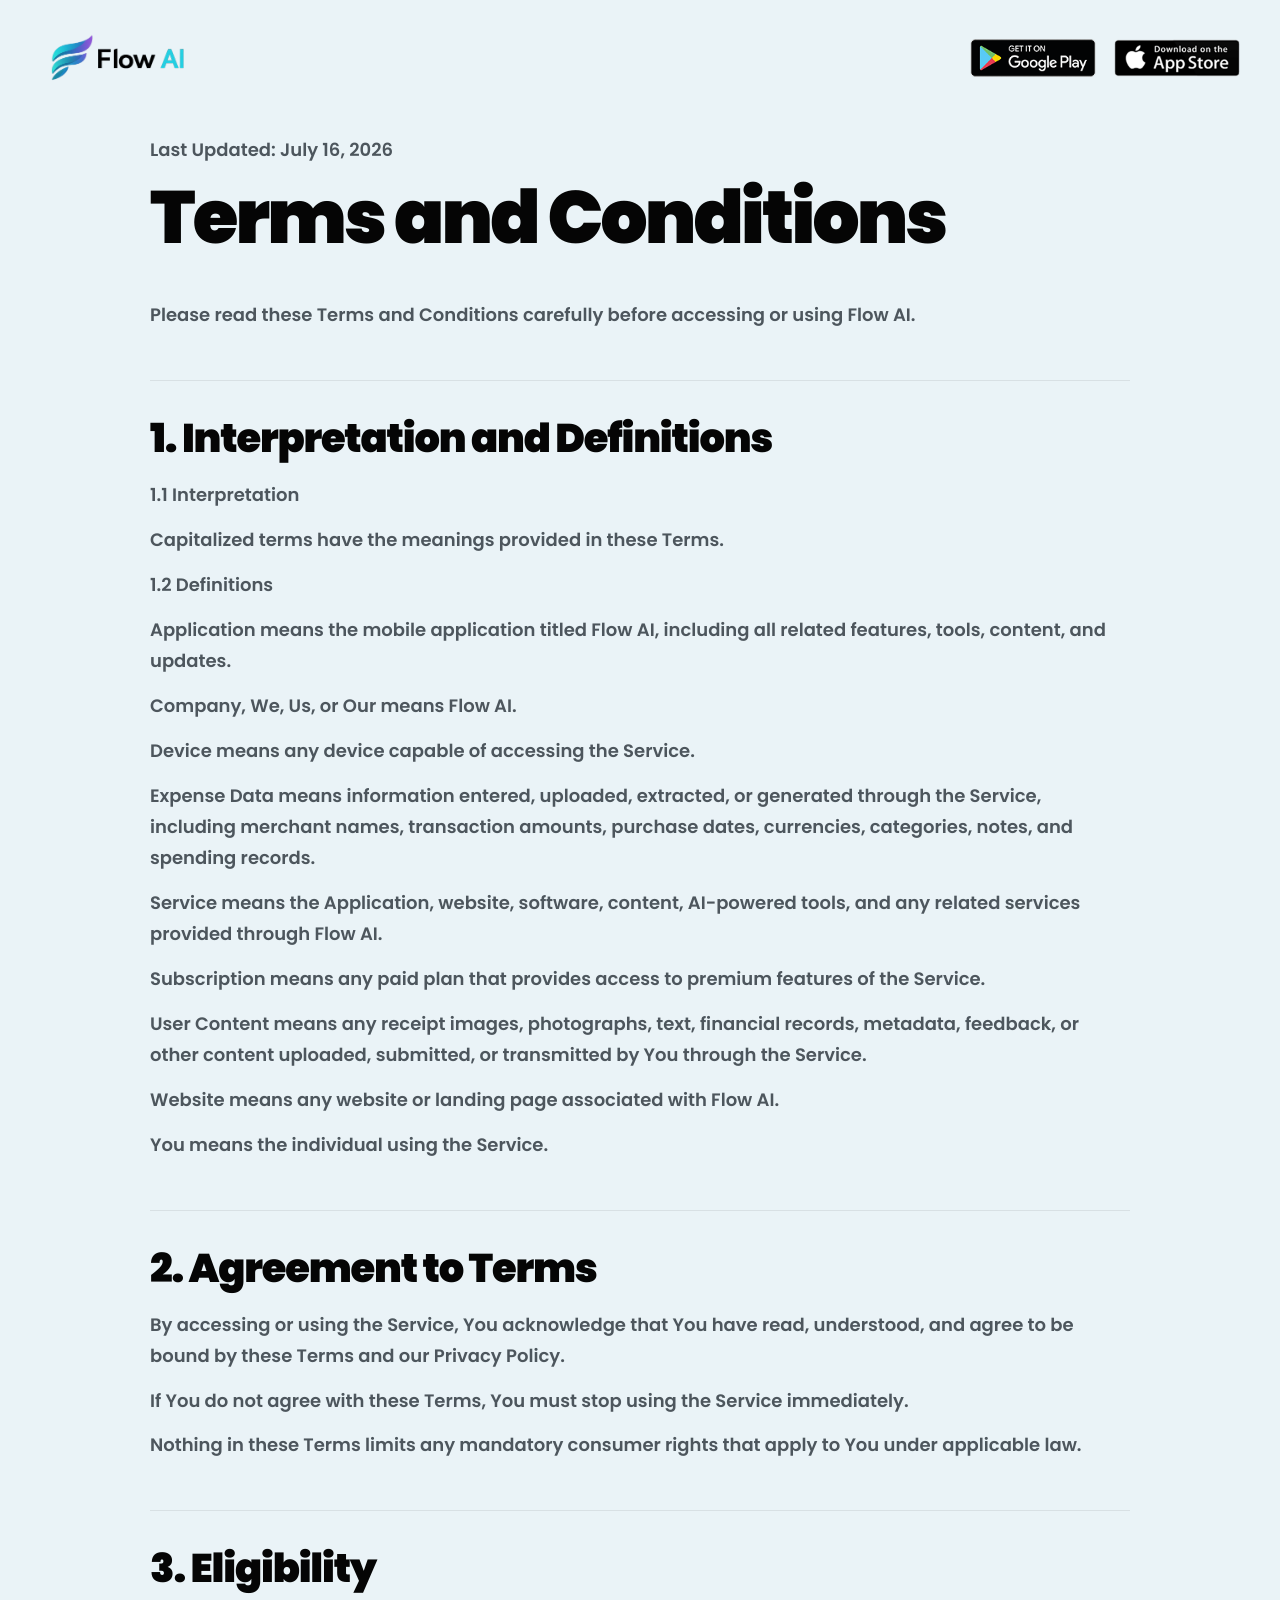
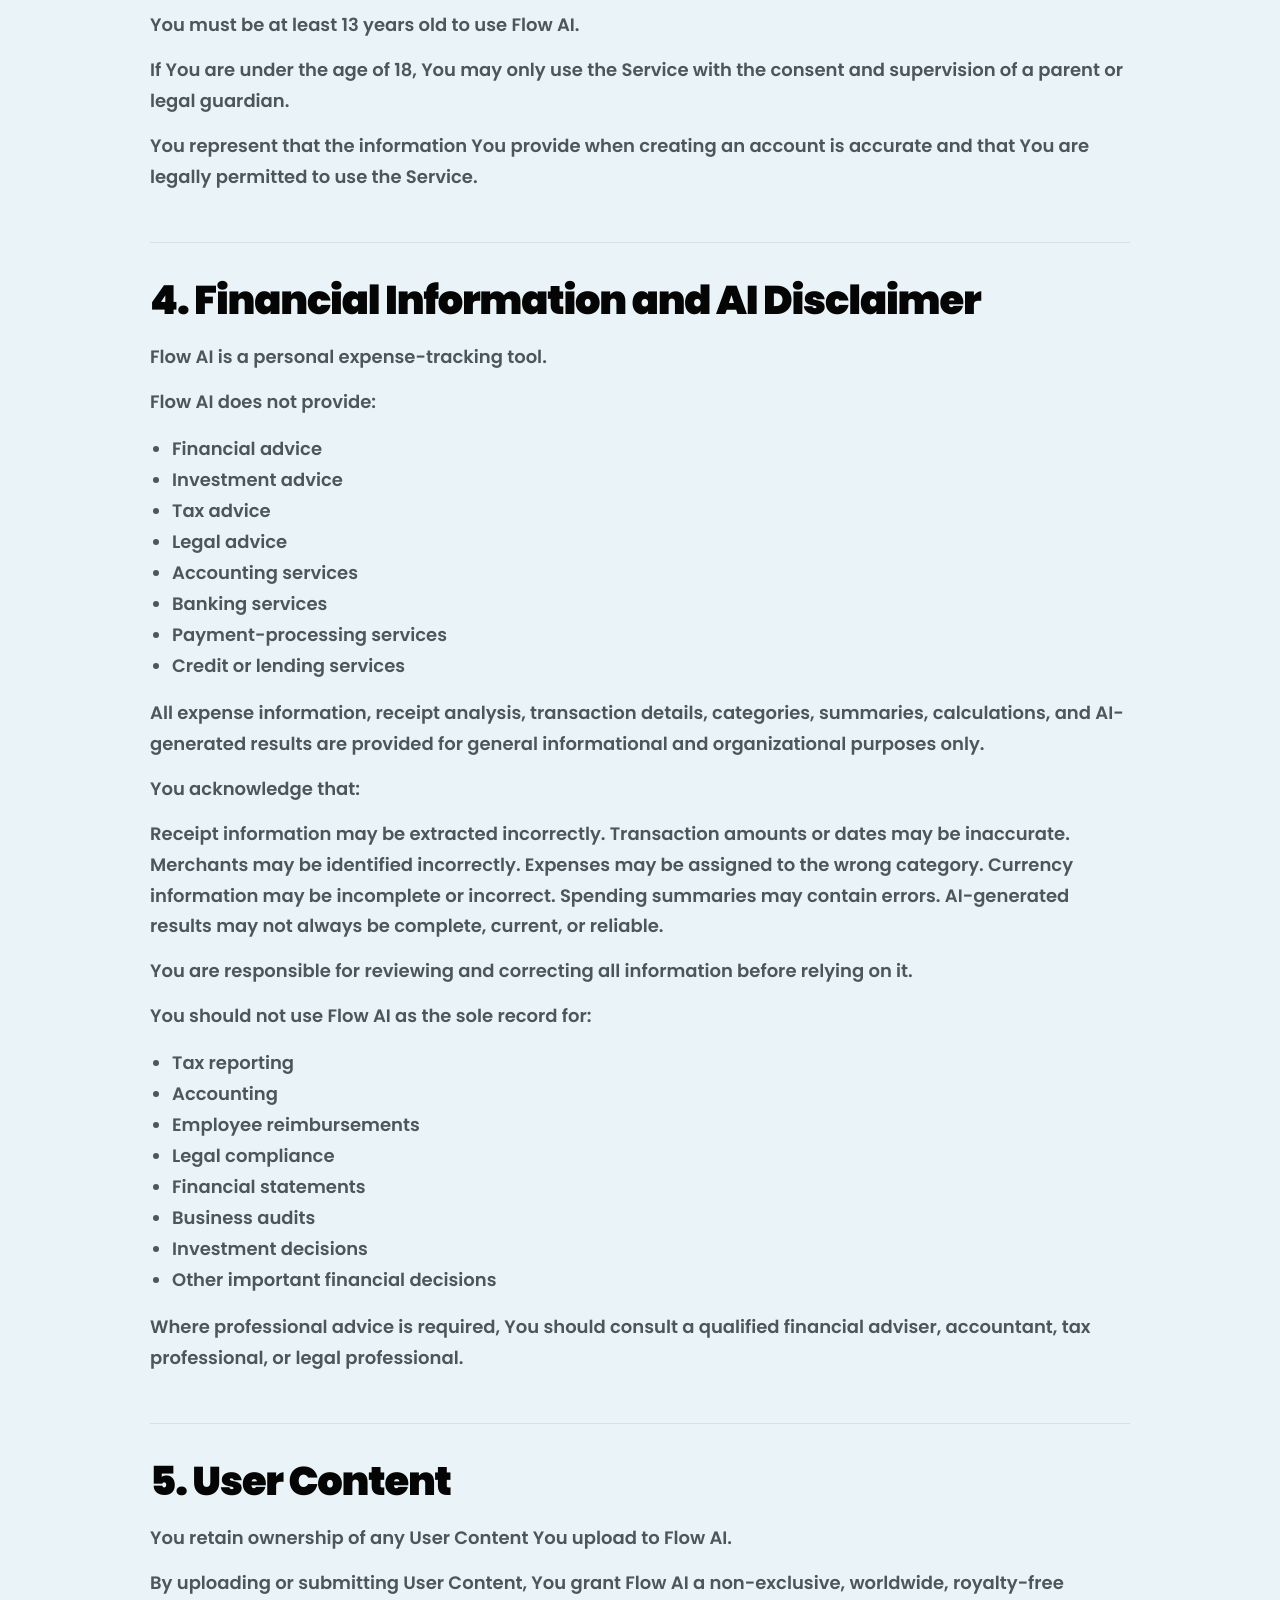
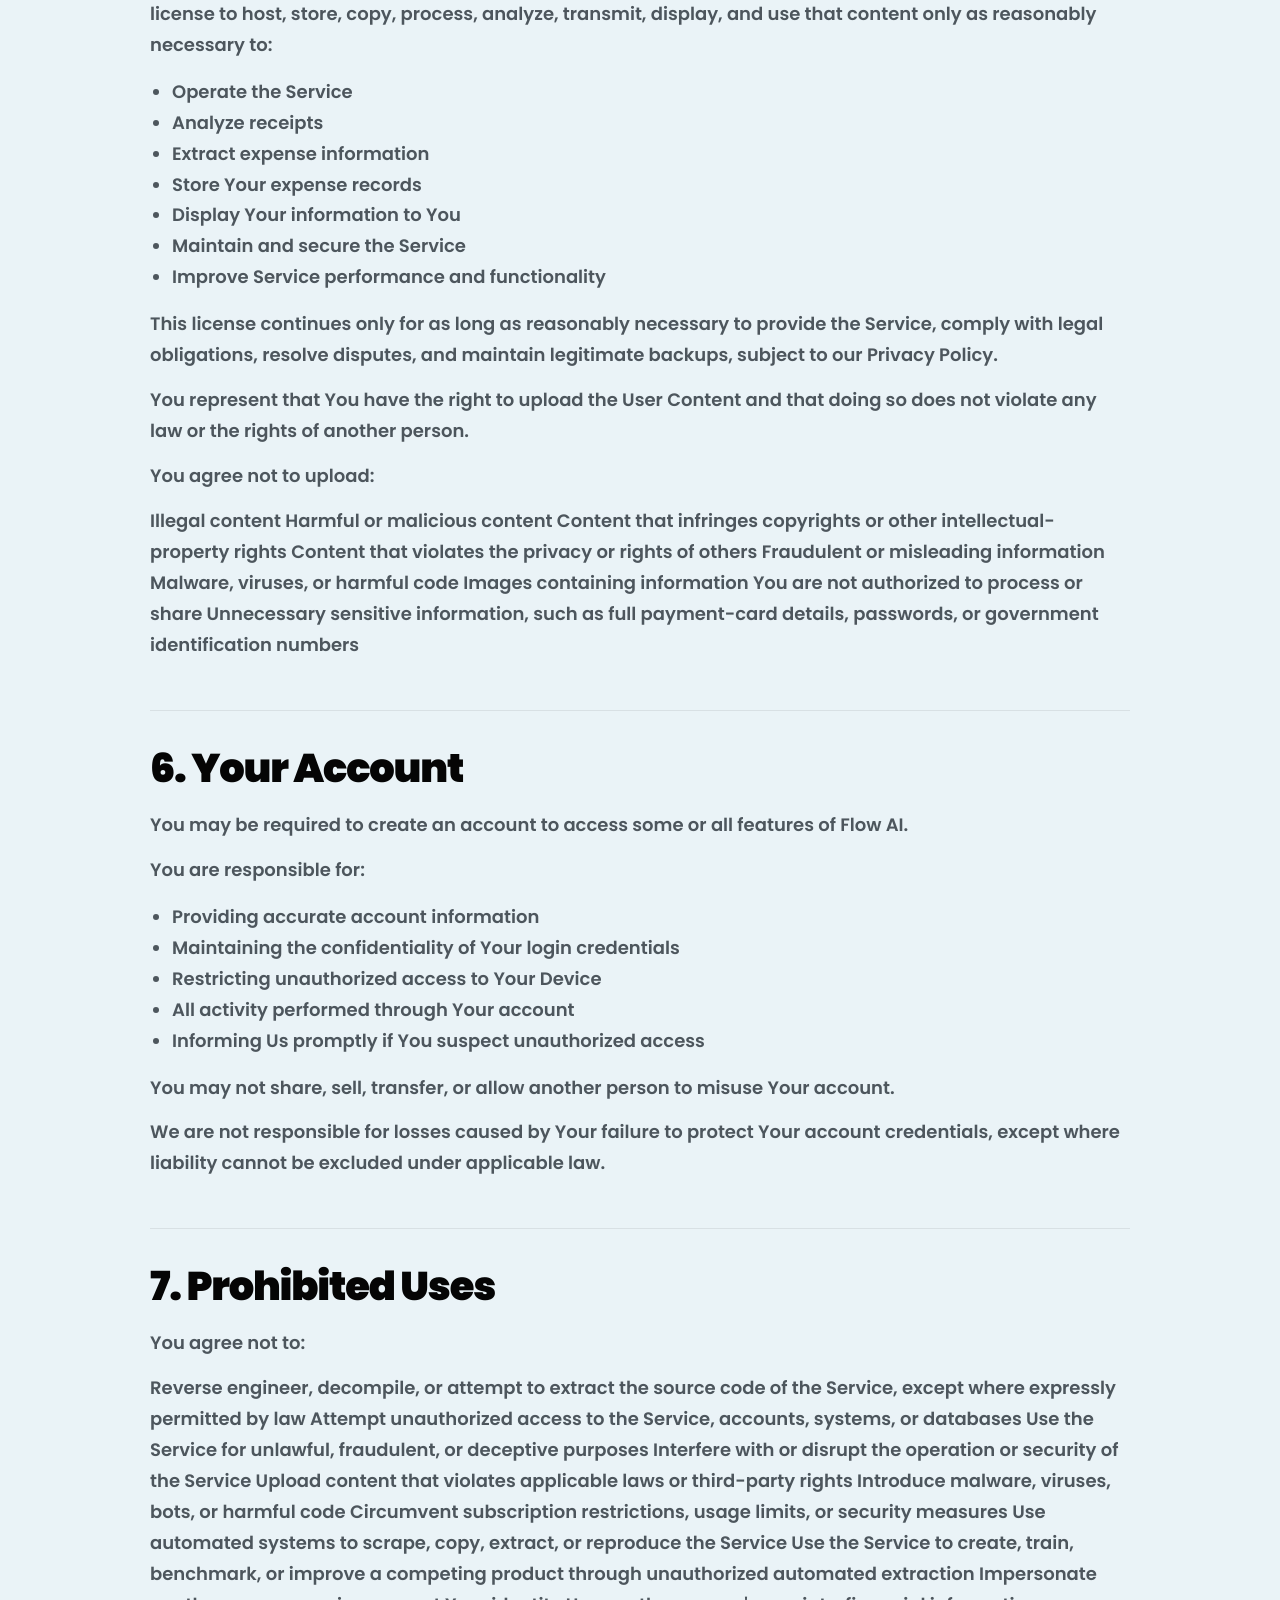
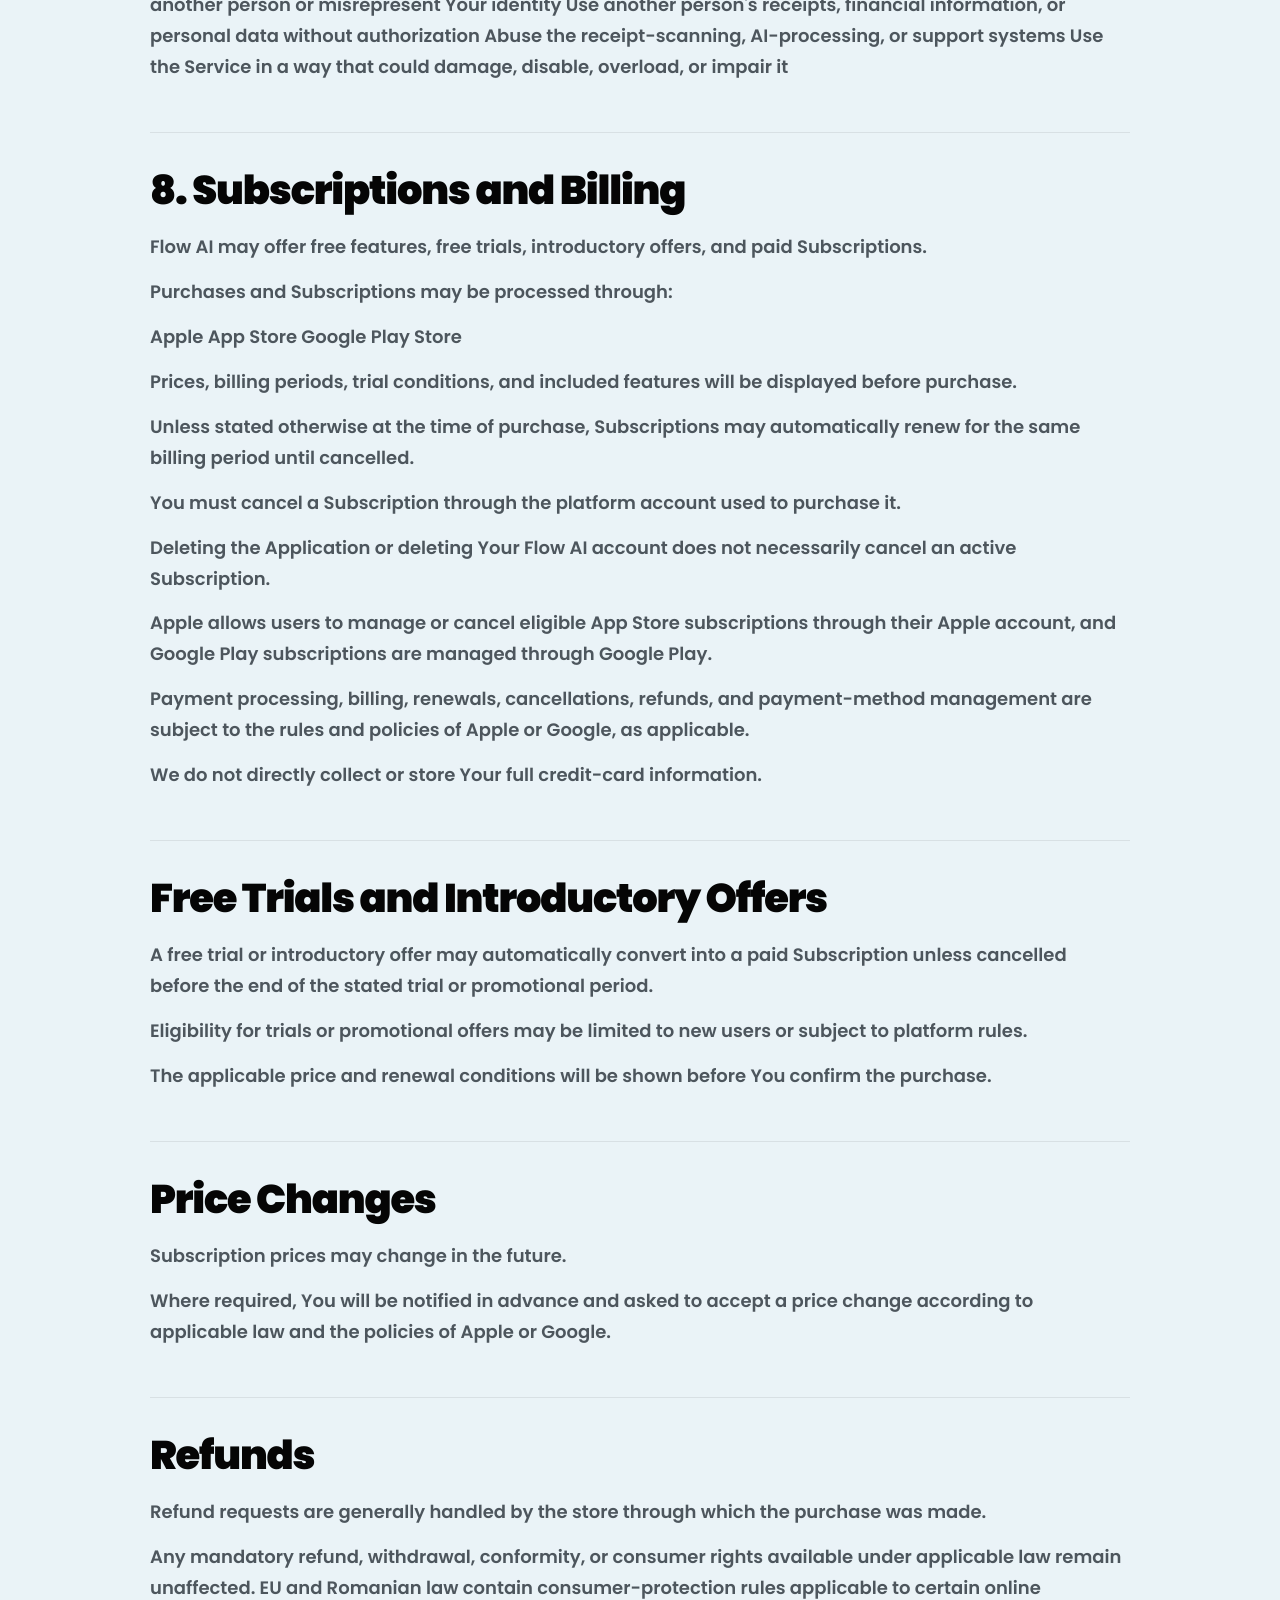
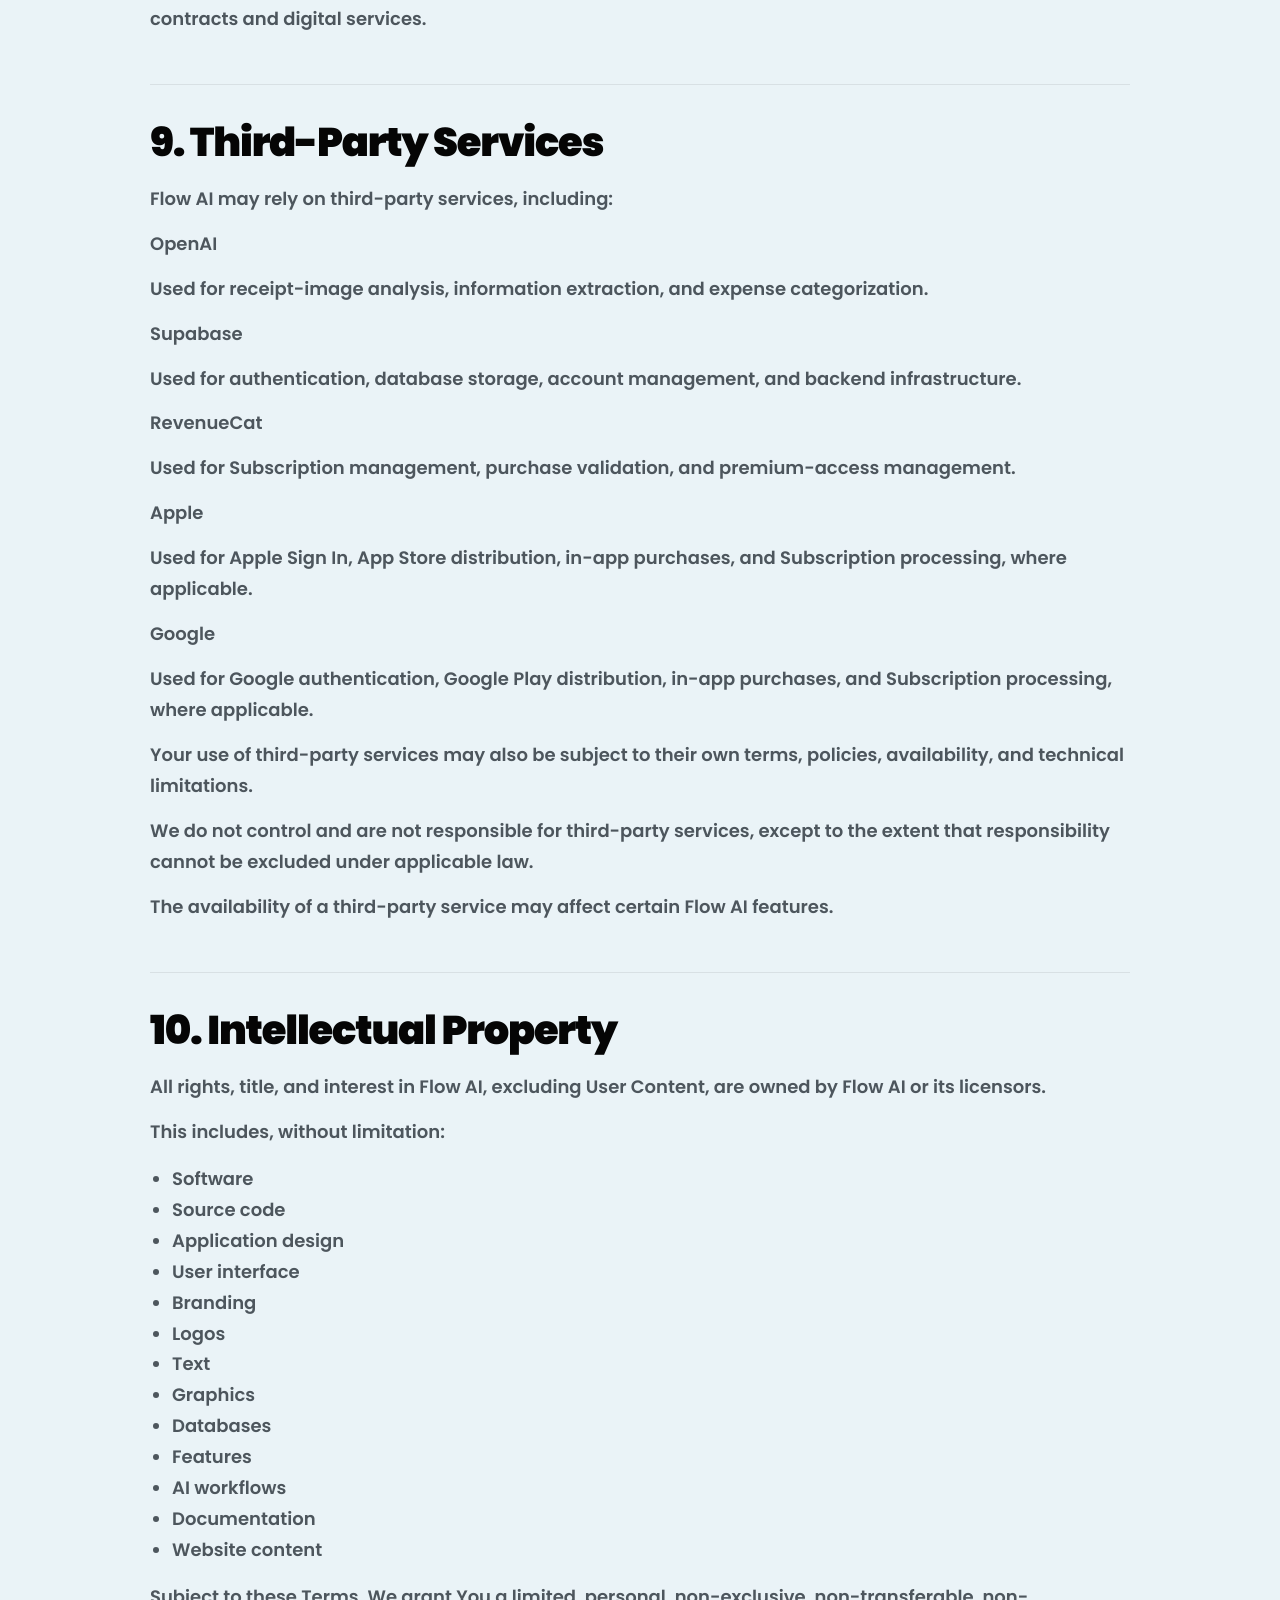
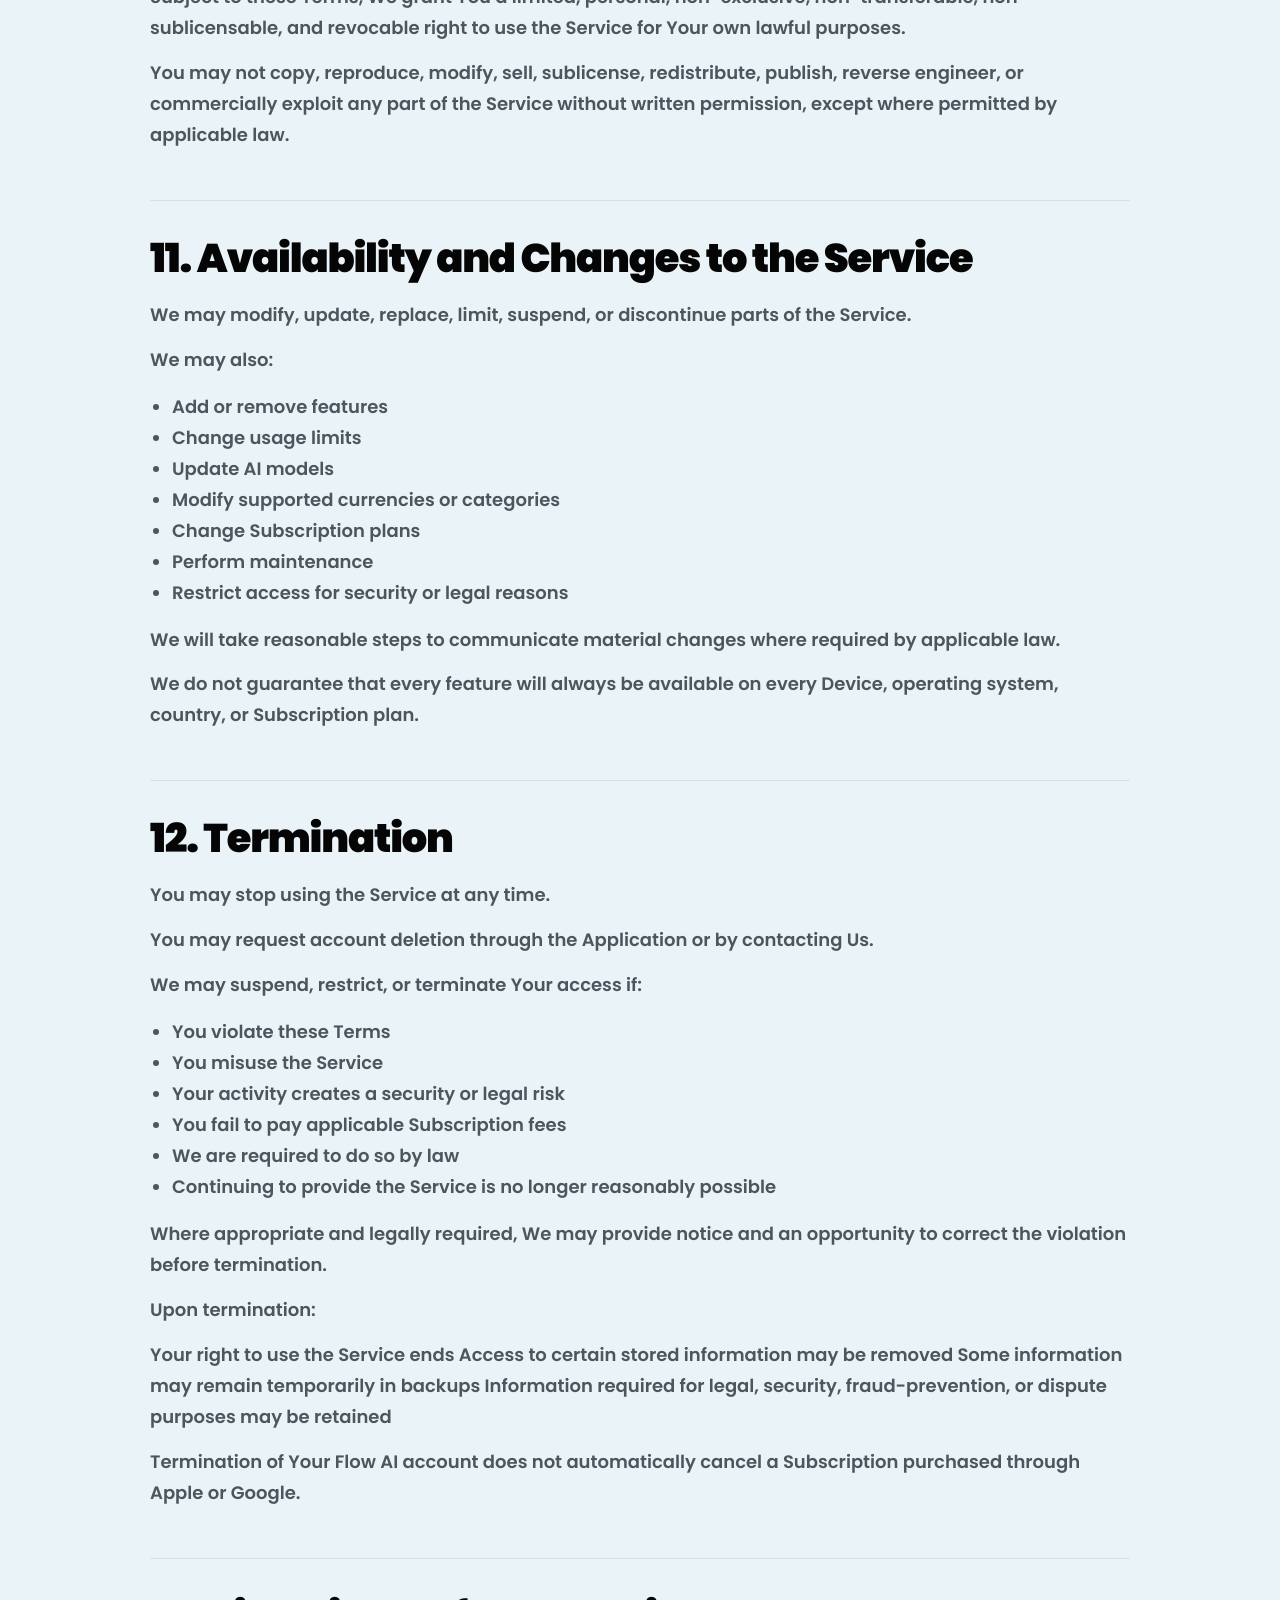
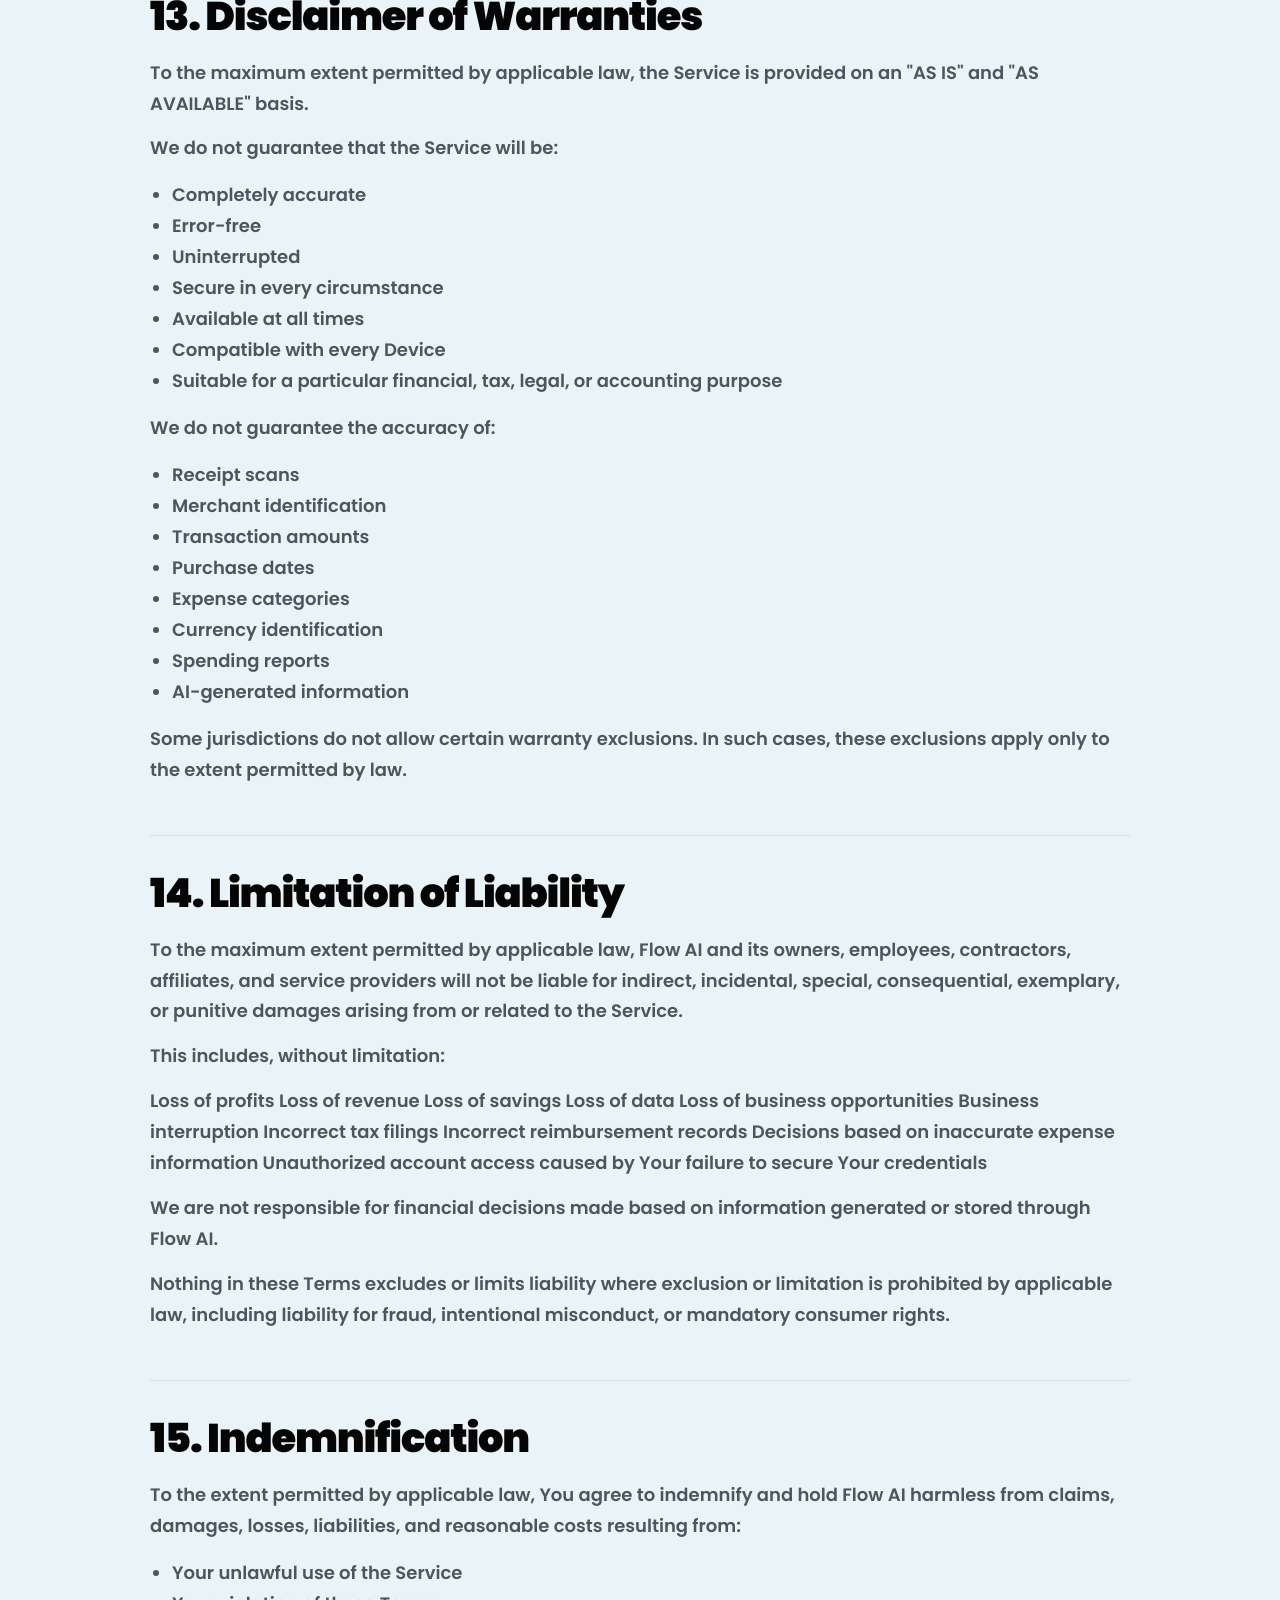
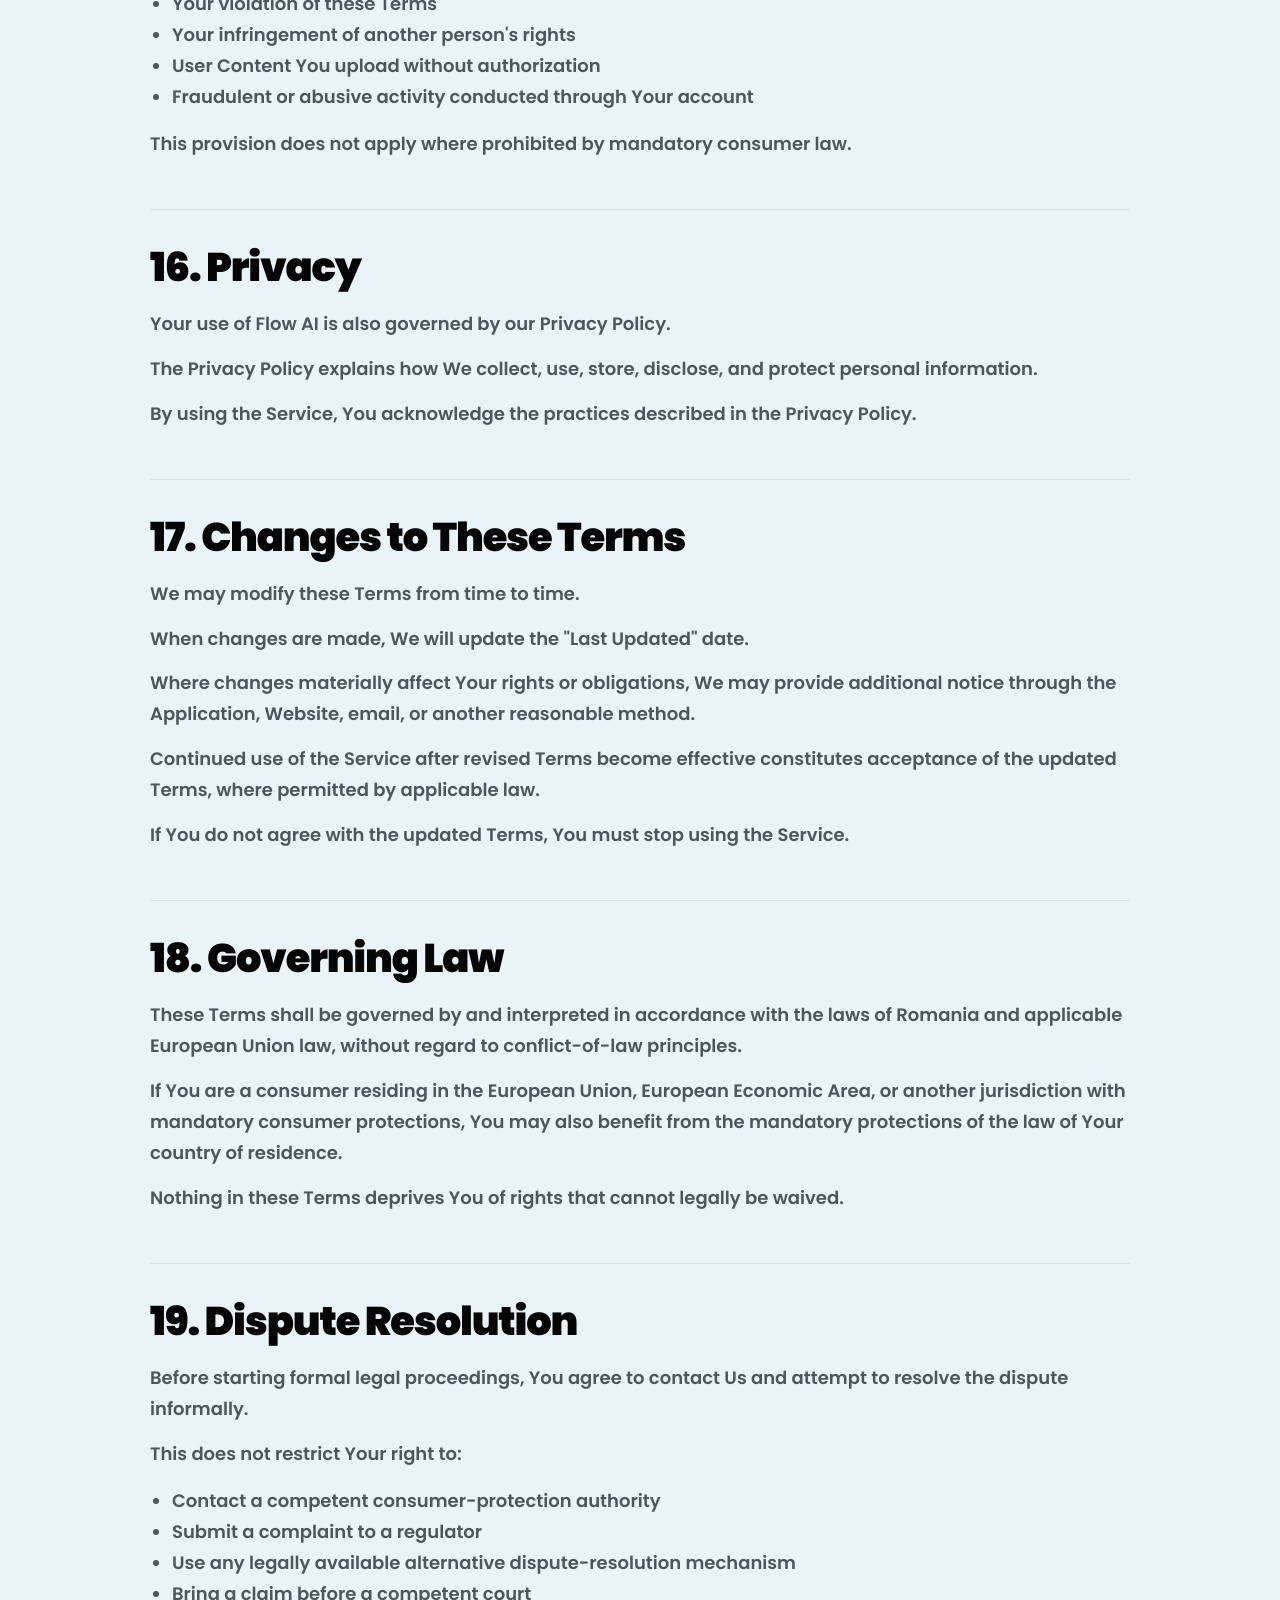
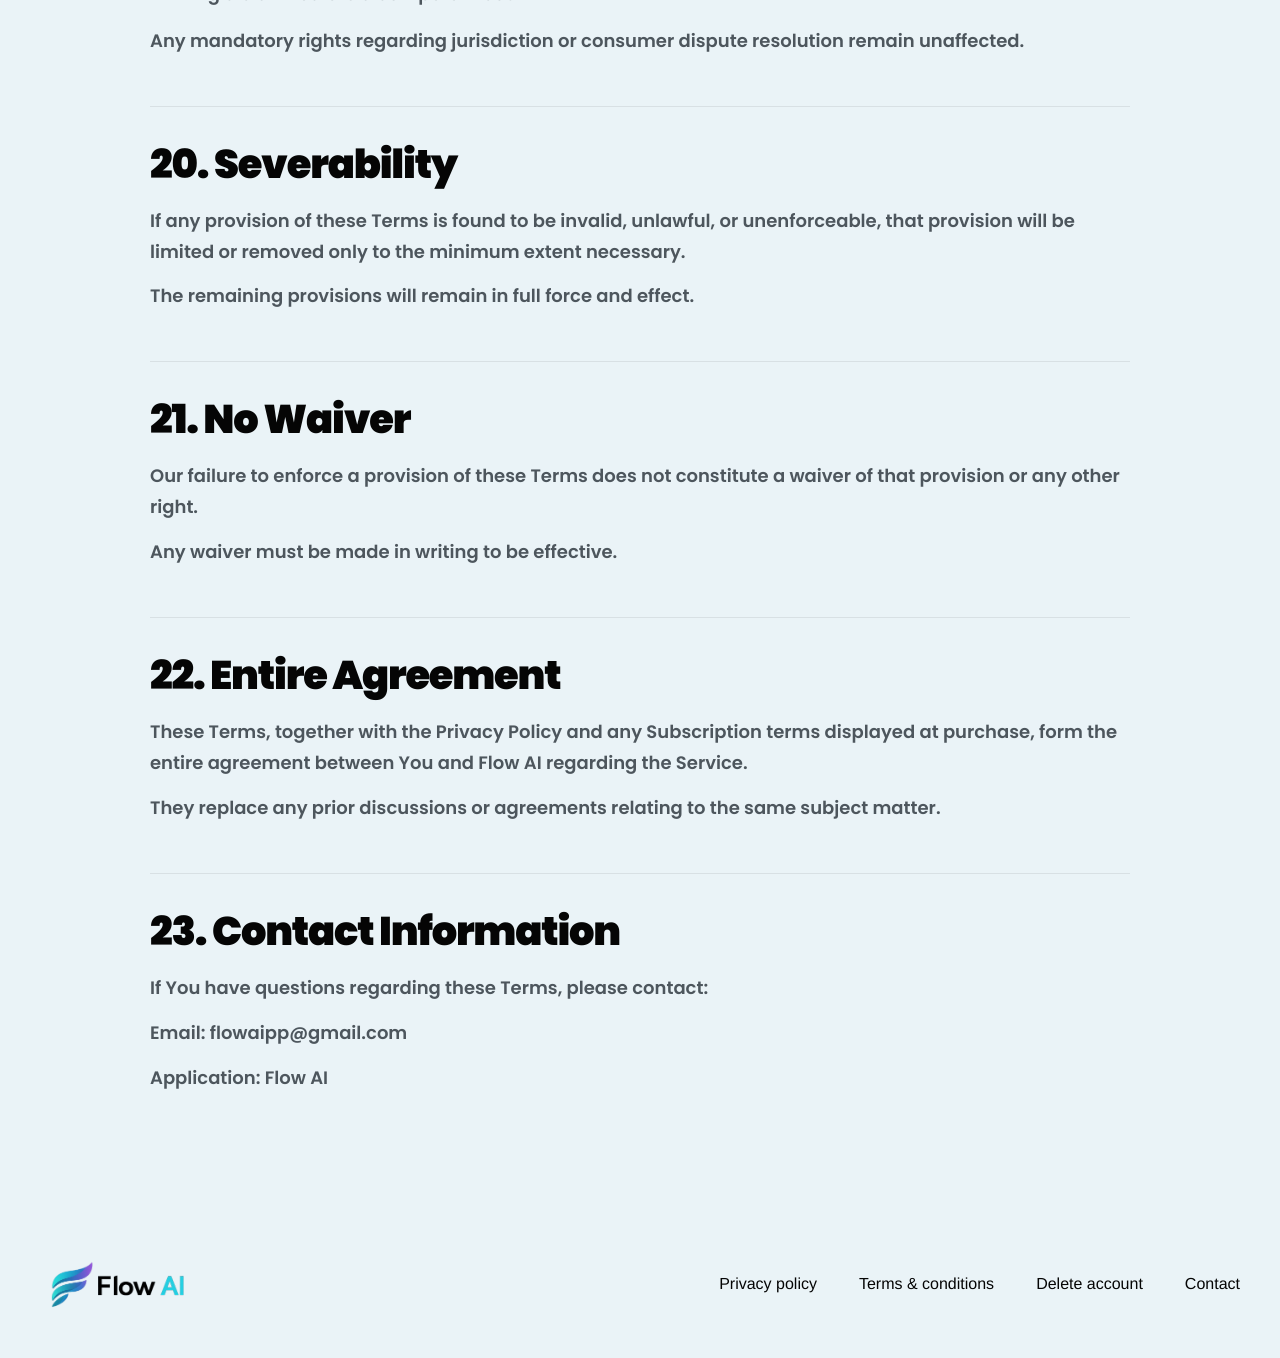
<file: terms.html>
<!doctype html>
<html lang="en">
  <head>
    <meta charset="UTF-8" />
    <meta name="viewport" content="width=device-width, initial-scale=1.0" />
    <title>Terms and Conditions - Flow AI</title>
    <meta
      name="description"
      content="Read Flow AI's Terms and Conditions for using the Flow AI mobile application, website, and related services."
    />
    <meta name="theme-color" content="#eaf3f7" />
    <link rel="preconnect" href="https://fonts.googleapis.com" />
    <link rel="preconnect" href="https://fonts.gstatic.com" crossorigin />
    <link
      href="https://fonts.googleapis.com/css2?family=Poppins:wght@400;500;600;700;800;900&display=swap"
      rel="stylesheet"
    />
    <link rel="stylesheet" href="styles.css" />
  </head>
  <body class="legal-page">
    <header class="site-header" id="top">
      <a class="brand brand-flow" href="index.html" aria-label="Flow AI home">
        <img src="assets/flow-ai-logo.png" alt="Flow AI" />
      </a>
      <div class="store-badges store-badges-header">
        <a href="https://play.google.com/store/apps/details?id=app.flowai.mobile" aria-label="Get Flow AI on Google Play">
          <img src="assets/google-play.png" alt="Get it on Google Play" />
        </a>
        <a href="https://apps.apple.com/app/id6788743574" aria-label="Download Flow AI on the App Store">
          <img src="assets/app-store.png" alt="Download on the App Store" />
        </a>
      </div>
    </header>

    <main class="legal-main">
      <article class="legal-card">
        <p class="legal-kicker">Last Updated: July 16, 2026</p>
<h1>Terms and Conditions</h1>
<section>
<p>Please read these Terms and Conditions carefully before accessing or using Flow AI.</p></section>
<section><h2>1. Interpretation and Definitions</h2>
<p>1.1 Interpretation</p>
<p>Capitalized terms have the meanings provided in these Terms.</p>
<p>1.2 Definitions</p>
<p>Application means the mobile application titled Flow AI, including all related features, tools, content, and updates.</p>
<p>Company, We, Us, or Our means Flow AI.</p>
<p>Device means any device capable of accessing the Service.</p>
<p>Expense Data means information entered, uploaded, extracted, or generated through the Service, including merchant names, transaction amounts, purchase dates, currencies, categories, notes, and spending records.</p>
<p>Service means the Application, website, software, content, AI-powered tools, and any related services provided through Flow AI.</p>
<p>Subscription means any paid plan that provides access to premium features of the Service.</p>
<p>User Content means any receipt images, photographs, text, financial records, metadata, feedback, or other content uploaded, submitted, or transmitted by You through the Service.</p>
<p>Website means any website or landing page associated with Flow AI.</p>
<p>You means the individual using the Service.</p></section>
<section><h2>2. Agreement to Terms</h2>
<p>By accessing or using the Service, You acknowledge that You have read, understood, and agree to be bound by these Terms and our Privacy Policy.</p>
<p>If You do not agree with these Terms, You must stop using the Service immediately.</p>
<p>Nothing in these Terms limits any mandatory consumer rights that apply to You under applicable law.</p></section>
<section><h2>3. Eligibility</h2>
<p>You must be at least 13 years old to use Flow AI.</p>
<p>If You are under the age of 18, You may only use the Service with the consent and supervision of a parent or legal guardian.</p>
<p>You represent that the information You provide when creating an account is accurate and that You are legally permitted to use the Service.</p></section>
<section><h2>4. Financial Information and AI Disclaimer</h2>
<p>Flow AI is a personal expense-tracking tool.</p>
<p>Flow AI does not provide:</p>
<ul><li>Financial advice</li><li>Investment advice</li><li>Tax advice</li><li>Legal advice</li><li>Accounting services</li><li>Banking services</li><li>Payment-processing services</li><li>Credit or lending services</li></ul>
<p>All expense information, receipt analysis, transaction details, categories, summaries, calculations, and AI-generated results are provided for general informational and organizational purposes only.</p>
<p>You acknowledge that:</p>
<p>Receipt information may be extracted incorrectly. Transaction amounts or dates may be inaccurate. Merchants may be identified incorrectly. Expenses may be assigned to the wrong category. Currency information may be incomplete or incorrect. Spending summaries may contain errors. AI-generated results may not always be complete, current, or reliable.</p>
<p>You are responsible for reviewing and correcting all information before relying on it.</p>
<p>You should not use Flow AI as the sole record for:</p>
<ul><li>Tax reporting</li><li>Accounting</li><li>Employee reimbursements</li><li>Legal compliance</li><li>Financial statements</li><li>Business audits</li><li>Investment decisions</li><li>Other important financial decisions</li></ul>
<p>Where professional advice is required, You should consult a qualified financial adviser, accountant, tax professional, or legal professional.</p></section>
<section><h2>5. User Content</h2>
<p>You retain ownership of any User Content You upload to Flow AI.</p>
<p>By uploading or submitting User Content, You grant Flow AI a non-exclusive, worldwide, royalty-free license to host, store, copy, process, analyze, transmit, display, and use that content only as reasonably necessary to:</p>
<ul><li>Operate the Service</li><li>Analyze receipts</li><li>Extract expense information</li><li>Store Your expense records</li><li>Display Your information to You</li><li>Maintain and secure the Service</li><li>Improve Service performance and functionality</li></ul>
<p>This license continues only for as long as reasonably necessary to provide the Service, comply with legal obligations, resolve disputes, and maintain legitimate backups, subject to our Privacy Policy.</p>
<p>You represent that You have the right to upload the User Content and that doing so does not violate any law or the rights of another person.</p>
<p>You agree not to upload:</p>
<p>Illegal content Harmful or malicious content Content that infringes copyrights or other intellectual-property rights Content that violates the privacy or rights of others Fraudulent or misleading information Malware, viruses, or harmful code Images containing information You are not authorized to process or share Unnecessary sensitive information, such as full payment-card details, passwords, or government identification numbers</p></section>
<section><h2>6. Your Account</h2>
<p>You may be required to create an account to access some or all features of Flow AI.</p>
<p>You are responsible for:</p>
<ul><li>Providing accurate account information</li><li>Maintaining the confidentiality of Your login credentials</li><li>Restricting unauthorized access to Your Device</li><li>All activity performed through Your account</li><li>Informing Us promptly if You suspect unauthorized access</li></ul>
<p>You may not share, sell, transfer, or allow another person to misuse Your account.</p>
<p>We are not responsible for losses caused by Your failure to protect Your account credentials, except where liability cannot be excluded under applicable law.</p></section>
<section><h2>7. Prohibited Uses</h2>
<p>You agree not to:</p>
<p>Reverse engineer, decompile, or attempt to extract the source code of the Service, except where expressly permitted by law Attempt unauthorized access to the Service, accounts, systems, or databases Use the Service for unlawful, fraudulent, or deceptive purposes Interfere with or disrupt the operation or security of the Service Upload content that violates applicable laws or third-party rights Introduce malware, viruses, bots, or harmful code Circumvent subscription restrictions, usage limits, or security measures Use automated systems to scrape, copy, extract, or reproduce the Service Use the Service to create, train, benchmark, or improve a competing product through unauthorized automated extraction Impersonate another person or misrepresent Your identity Use another person's receipts, financial information, or personal data without authorization Abuse the receipt-scanning, AI-processing, or support systems Use the Service in a way that could damage, disable, overload, or impair it</p></section>
<section><h2>8. Subscriptions and Billing</h2>
<p>Flow AI may offer free features, free trials, introductory offers, and paid Subscriptions.</p>
<p>Purchases and Subscriptions may be processed through:</p>
<p>Apple App Store Google Play Store</p>
<p>Prices, billing periods, trial conditions, and included features will be displayed before purchase.</p>
<p>Unless stated otherwise at the time of purchase, Subscriptions may automatically renew for the same billing period until cancelled.</p>
<p>You must cancel a Subscription through the platform account used to purchase it.</p>
<p>Deleting the Application or deleting Your Flow AI account does not necessarily cancel an active Subscription.</p>
<p>Apple allows users to manage or cancel eligible App Store subscriptions through their Apple account, and Google Play subscriptions are managed through Google Play.</p>
<p>Payment processing, billing, renewals, cancellations, refunds, and payment-method management are subject to the rules and policies of Apple or Google, as applicable.</p>
<p>We do not directly collect or store Your full credit-card information.</p></section>
<section><h2>Free Trials and Introductory Offers</h2>
<p>A free trial or introductory offer may automatically convert into a paid Subscription unless cancelled before the end of the stated trial or promotional period.</p>
<p>Eligibility for trials or promotional offers may be limited to new users or subject to platform rules.</p>
<p>The applicable price and renewal conditions will be shown before You confirm the purchase.</p></section>
<section><h2>Price Changes</h2>
<p>Subscription prices may change in the future.</p>
<p>Where required, You will be notified in advance and asked to accept a price change according to applicable law and the policies of Apple or Google.</p></section>
<section><h2>Refunds</h2>
<p>Refund requests are generally handled by the store through which the purchase was made.</p>
<p>Any mandatory refund, withdrawal, conformity, or consumer rights available under applicable law remain unaffected. EU and Romanian law contain consumer-protection rules applicable to certain online contracts and digital services.</p></section>
<section><h2>9. Third-Party Services</h2>
<p>Flow AI may rely on third-party services, including:</p>
<p>OpenAI</p>
<p>Used for receipt-image analysis, information extraction, and expense categorization.</p>
<p>Supabase</p>
<p>Used for authentication, database storage, account management, and backend infrastructure.</p>
<p>RevenueCat</p>
<p>Used for Subscription management, purchase validation, and premium-access management.</p>
<p>Apple</p>
<p>Used for Apple Sign In, App Store distribution, in-app purchases, and Subscription processing, where applicable.</p>
<p>Google</p>
<p>Used for Google authentication, Google Play distribution, in-app purchases, and Subscription processing, where applicable.</p>
<p>Your use of third-party services may also be subject to their own terms, policies, availability, and technical limitations.</p>
<p>We do not control and are not responsible for third-party services, except to the extent that responsibility cannot be excluded under applicable law.</p>
<p>The availability of a third-party service may affect certain Flow AI features.</p></section>
<section><h2>10. Intellectual Property</h2>
<p>All rights, title, and interest in Flow AI, excluding User Content, are owned by Flow AI or its licensors.</p>
<p>This includes, without limitation:</p>
<ul><li>Software</li><li>Source code</li><li>Application design</li><li>User interface</li><li>Branding</li><li>Logos</li><li>Text</li><li>Graphics</li><li>Databases</li><li>Features</li><li>AI workflows</li><li>Documentation</li><li>Website content</li></ul>
<p>Subject to these Terms, We grant You a limited, personal, non-exclusive, non-transferable, non-sublicensable, and revocable right to use the Service for Your own lawful purposes.</p>
<p>You may not copy, reproduce, modify, sell, sublicense, redistribute, publish, reverse engineer, or commercially exploit any part of the Service without written permission, except where permitted by applicable law.</p></section>
<section><h2>11. Availability and Changes to the Service</h2>
<p>We may modify, update, replace, limit, suspend, or discontinue parts of the Service.</p>
<p>We may also:</p>
<ul><li>Add or remove features</li><li>Change usage limits</li><li>Update AI models</li><li>Modify supported currencies or categories</li><li>Change Subscription plans</li><li>Perform maintenance</li><li>Restrict access for security or legal reasons</li></ul>
<p>We will take reasonable steps to communicate material changes where required by applicable law.</p>
<p>We do not guarantee that every feature will always be available on every Device, operating system, country, or Subscription plan.</p></section>
<section><h2>12. Termination</h2>
<p>You may stop using the Service at any time.</p>
<p>You may request account deletion through the Application or by contacting Us.</p>
<p>We may suspend, restrict, or terminate Your access if:</p>
<ul><li>You violate these Terms</li><li>You misuse the Service</li><li>Your activity creates a security or legal risk</li><li>You fail to pay applicable Subscription fees</li><li>We are required to do so by law</li><li>Continuing to provide the Service is no longer reasonably possible</li></ul>
<p>Where appropriate and legally required, We may provide notice and an opportunity to correct the violation before termination.</p>
<p>Upon termination:</p>
<p>Your right to use the Service ends Access to certain stored information may be removed Some information may remain temporarily in backups Information required for legal, security, fraud-prevention, or dispute purposes may be retained</p>
<p>Termination of Your Flow AI account does not automatically cancel a Subscription purchased through Apple or Google.</p></section>
<section><h2>13. Disclaimer of Warranties</h2>
<p>To the maximum extent permitted by applicable law, the Service is provided on an &quot;AS IS&quot; and &quot;AS AVAILABLE&quot; basis.</p>
<p>We do not guarantee that the Service will be:</p>
<ul><li>Completely accurate</li><li>Error-free</li><li>Uninterrupted</li><li>Secure in every circumstance</li><li>Available at all times</li><li>Compatible with every Device</li><li>Suitable for a particular financial, tax, legal, or accounting purpose</li></ul>
<p>We do not guarantee the accuracy of:</p>
<ul><li>Receipt scans</li><li>Merchant identification</li><li>Transaction amounts</li><li>Purchase dates</li><li>Expense categories</li><li>Currency identification</li><li>Spending reports</li><li>AI-generated information</li></ul>
<p>Some jurisdictions do not allow certain warranty exclusions. In such cases, these exclusions apply only to the extent permitted by law.</p></section>
<section><h2>14. Limitation of Liability</h2>
<p>To the maximum extent permitted by applicable law, Flow AI and its owners, employees, contractors, affiliates, and service providers will not be liable for indirect, incidental, special, consequential, exemplary, or punitive damages arising from or related to the Service.</p>
<p>This includes, without limitation:</p>
<p>Loss of profits Loss of revenue Loss of savings Loss of data Loss of business opportunities Business interruption Incorrect tax filings Incorrect reimbursement records Decisions based on inaccurate expense information Unauthorized account access caused by Your failure to secure Your credentials</p>
<p>We are not responsible for financial decisions made based on information generated or stored through Flow AI.</p>
<p>Nothing in these Terms excludes or limits liability where exclusion or limitation is prohibited by applicable law, including liability for fraud, intentional misconduct, or mandatory consumer rights.</p></section>
<section><h2>15. Indemnification</h2>
<p>To the extent permitted by applicable law, You agree to indemnify and hold Flow AI harmless from claims, damages, losses, liabilities, and reasonable costs resulting from:</p>
<ul><li>Your unlawful use of the Service</li><li>Your violation of these Terms</li><li>Your infringement of another person's rights</li><li>User Content You upload without authorization</li><li>Fraudulent or abusive activity conducted through Your account</li></ul>
<p>This provision does not apply where prohibited by mandatory consumer law.</p></section>
<section><h2>16. Privacy</h2>
<p>Your use of Flow AI is also governed by our Privacy Policy.</p>
<p>The Privacy Policy explains how We collect, use, store, disclose, and protect personal information.</p>
<p>By using the Service, You acknowledge the practices described in the Privacy Policy.</p></section>
<section><h2>17. Changes to These Terms</h2>
<p>We may modify these Terms from time to time.</p>
<p>When changes are made, We will update the &quot;Last Updated&quot; date.</p>
<p>Where changes materially affect Your rights or obligations, We may provide additional notice through the Application, Website, email, or another reasonable method.</p>
<p>Continued use of the Service after revised Terms become effective constitutes acceptance of the updated Terms, where permitted by applicable law.</p>
<p>If You do not agree with the updated Terms, You must stop using the Service.</p></section>
<section><h2>18. Governing Law</h2>
<p>These Terms shall be governed by and interpreted in accordance with the laws of Romania and applicable European Union law, without regard to conflict-of-law principles.</p>
<p>If You are a consumer residing in the European Union, European Economic Area, or another jurisdiction with mandatory consumer protections, You may also benefit from the mandatory protections of the law of Your country of residence.</p>
<p>Nothing in these Terms deprives You of rights that cannot legally be waived.</p></section>
<section><h2>19. Dispute Resolution</h2>
<p>Before starting formal legal proceedings, You agree to contact Us and attempt to resolve the dispute informally.</p>
<p>This does not restrict Your right to:</p>
<ul><li>Contact a competent consumer-protection authority</li><li>Submit a complaint to a regulator</li><li>Use any legally available alternative dispute-resolution mechanism</li><li>Bring a claim before a competent court</li></ul>
<p>Any mandatory rights regarding jurisdiction or consumer dispute resolution remain unaffected.</p></section>
<section><h2>20. Severability</h2>
<p>If any provision of these Terms is found to be invalid, unlawful, or unenforceable, that provision will be limited or removed only to the minimum extent necessary.</p>
<p>The remaining provisions will remain in full force and effect.</p></section>
<section><h2>21. No Waiver</h2>
<p>Our failure to enforce a provision of these Terms does not constitute a waiver of that provision or any other right.</p>
<p>Any waiver must be made in writing to be effective.</p></section>
<section><h2>22. Entire Agreement</h2>
<p>These Terms, together with the Privacy Policy and any Subscription terms displayed at purchase, form the entire agreement between You and Flow AI regarding the Service.</p>
<p>They replace any prior discussions or agreements relating to the same subject matter.</p></section>
<section><h2>23. Contact Information</h2>
<p>If You have questions regarding these Terms, please contact:</p>
<p>Email: flowaipp@gmail.com</p>
<p>Application: Flow AI</p></section>
      </article>
    </main>

    <footer class="site-footer">
      <a class="footer-brand brand-flow" href="index.html" aria-label="Flow AI home">
        <img src="assets/flow-ai-logo.png" alt="Flow AI" />
      </a>
      <nav aria-label="Footer links">
        <a href="privacy.html">Privacy policy</a>
        <a href="terms.html">Terms &amp; conditions</a>
        <a href="delete-account.html">Delete account</a>
        <a href="mailto:flowaipp@gmail.com?subject=Flow%20AI%20Support">Contact</a>
      </nav>
    </footer>
  </body>
</html>
</file>
<file: styles.css>
:root {
  --page: #eaf3f7;
  --black: #050505;
  --muted: #858d93;
  --card: #ffffff;
  --review: #5f5f5f;
}

* {
  box-sizing: border-box;
}

html {
  scroll-behavior: smooth;
}

body {
  margin: 0;
  color: var(--black);
  background: var(--page);
  font-family: "Poppins", Arial, sans-serif;
  -webkit-font-smoothing: antialiased;
  text-rendering: geometricPrecision;
}

a {
  color: inherit;
  text-decoration: none;
}

button {
  font: inherit;
}

img {
  display: block;
  max-width: 100%;
  height: auto;
}

main,
.site-header,
.site-footer {
  width: 1320px;
  max-width: calc(100% - 80px);
  margin-inline: auto;
}

.site-header {
  display: flex;
  align-items: center;
  justify-content: space-between;
  height: 92px;
  padding-top: 24px;
}

.brand,
.footer-brand {
  display: inline-flex;
  align-items: center;
  gap: 12px;
}

.brand img,
.footer-brand img {
  width: 43px;
}

.brand-flow img {
  width: 154px;
  height: 62px;
  object-fit: contain;
  border-radius: 0;
}

.footer-brand.brand-flow img {
  width: 154px;
  height: 62px;
}

@media (max-width: 700px) {
  .brand.brand-flow img {
    width: 132px;
    height: 54px;
  }

  .footer-brand.brand-flow img {
    width: 132px;
    height: 54px;
  }
}

.brand span,
.footer-brand span {
  position: relative;
  top: 5px;
  font-size: 35px;
  font-weight: 800;
  line-height: 1;
  letter-spacing: -1.4px;
}

.store-badges {
  display: flex;
  align-items: center;
  gap: 18px;
}

.store-badges a {
  transition: transform 160ms ease, opacity 160ms ease;
}

.store-badges a:hover {
  transform: translateY(-2px);
}

.store-badges a:active {
  transform: scale(0.97);
  opacity: 0.84;
}

.store-badges img {
  width: 154px;
}

.store-badges-header {
  gap: 18px;
}

.store-badges-header img {
  width: 126px;
}

.hero-section {
  display: grid;
  grid-template-columns: 650px 1fr;
  gap: 10px;
  min-height: 704px;
}

.hero-copy {
  padding-top: 104px;
}

.hero-copy::before {
  content: "";
  display: block;
  height: 0;
}

.proof-pill {
  display: flex;
  width: max-content;
  align-items: center;
  height: 44px;
  margin-bottom: 27px;
  padding: 7px 17px 7px 10px;
  border-radius: 999px;
  background: #f7fbfd;
  box-shadow: 0 1px 4px rgba(0, 0, 0, 0.14);
  color: #5b656c;
  font-size: 14px;
  font-weight: 700;
  white-space: nowrap;
}

.proof-pill b {
  color: #f6a900;
  font-weight: 800;
}

.proof-avatars {
  display: flex;
  margin-right: 11px;
}

.proof-avatars img {
  width: 30px;
  height: 30px;
  margin-right: -8px;
  border-radius: 50%;
  object-fit: cover;
}

h1,
h2,
h3,
p {
  margin-top: 0;
}

h1 {
  width: 720px;
  margin-bottom: 18px;
  font-size: 54px;
  font-weight: 800;
  line-height: 1.07;
  letter-spacing: -2.6px;
}

.hero-copy > p {
  width: 760px;
  margin-bottom: 18px;
  color: #7e878d;
  font-size: 19px;
  font-weight: 600;
  line-height: 1.28;
  letter-spacing: -0.7px;
}

.hero-badges img {
  width: 154px;
}

.hero-product {
  position: relative;
  min-height: 674px;
  perspective: 1400px;
}

.hero-phone {
  position: absolute;
  filter: drop-shadow(0 18px 18px rgba(0, 0, 0, 0.16));
}

.hero-phone-scan {
  left: -20px;
  top: 48px;
  width: 374px;
  z-index: 1;
  transform: rotate(-8deg);
}

.hero-phone-result {
  right: 8px;
  top: 20px;
  width: 374px;
  z-index: 2;
  transform: rotate(8deg);
}

.steps-section {
  padding: 96px 0 73px;
}

.steps-section h2,
.why-section h2,
.reviews-section h2 {
  margin-bottom: 52px;
  text-align: center;
  font-size: 42px;
  font-weight: 800;
  line-height: 1.05;
  letter-spacing: -1.3px;
}

.steps-grid {
  display: grid;
  grid-template-columns: repeat(3, 425px);
  gap: 26px;
  justify-content: center;
}

.step-card {
  display: flex;
  flex-direction: column;
  height: 862px;
  padding: 22px 20px 28px;
  border-radius: 16px;
  background: var(--card);
  overflow: hidden;
}

.step-number {
  display: block;
  color: #b4b6ba;
  font-size: 63px;
  font-weight: 800;
  line-height: 1;
}

.step-phone {
  margin-inline: auto;
  object-fit: contain;
  height: 650px;
  object-position: bottom center;
}

.step-phone-scan {
  width: 392px;
  max-width: none;
  align-self: center;
  margin-top: -10px;
  margin-bottom: 14px;
}

.step-phone-dashboard {
  width: 392px;
  margin-top: -10px;
  margin-bottom: 14px;
}

.step-phone-result {
  width: 410px;
  margin-top: -18px;
  margin-bottom: 14px;
}

.step-card h3 {
  margin-top: 0;
  margin-bottom: 8px;
  text-align: center;
  font-size: 34px;
  font-weight: 800;
  line-height: 1;
  letter-spacing: -0.8px;
}

.step-card p {
  width: 300px;
  min-height: 36px;
  margin-inline: auto;
  color: var(--muted);
  text-align: center;
  font-size: 15px;
  font-weight: 700;
  line-height: 1.18;
}

.why-section {
  padding-bottom: 88px;
}

.why-section h2 {
  margin-bottom: 16px;
}

.why-section > p {
  margin-bottom: 73px;
  color: #8c9499;
  text-align: center;
  font-size: 22px;
  font-weight: 700;
}

.why-grid {
  display: grid;
  grid-template-columns: repeat(3, 397px);
  gap: 70px;
  justify-content: center;
}

.why-card {
  display: flex;
  flex-direction: column;
  align-items: center;
  justify-content: flex-start;
  height: 343px;
  padding: 52px 34px 30px;
  border-radius: 16px;
  background: var(--card);
}

.why-card img {
  width: 78px;
  height: 78px;
  object-fit: contain;
  margin-bottom: 27px;
}

.why-card:nth-child(1) img {
  width: 74px;
  height: 74px;
  margin-bottom: 31px;
}

.why-card:nth-child(3) img {
  width: 124px;
  height: 124px;
  margin-top: -24px;
  margin-bottom: 5px;
}

.why-card h3 {
  margin-bottom: 16px;
  text-align: center;
  font-size: 21px;
  font-weight: 800;
  line-height: 1.1;
}

.why-card p {
  max-width: 330px;
  margin: 0;
  color: #7b8389;
  text-align: center;
  font-size: 15px;
  font-weight: 700;
  line-height: 1.22;
}

.reviews-section {
  width: 100%;
  height: 724px;
  padding-top: 63px;
  color: #fff;
  background: #000;
}

.reviews-section h2 {
  margin-bottom: 55px;
  color: #fff;
}

.reviews-grid {
  position: relative;
  width: 1320px;
  height: 470px;
  max-width: calc(100% - 80px);
  margin-inline: auto;
}

.review-card {
  position: absolute;
  width: 386px;
  height: 208px;
  padding: 21px 22px;
  border-radius: 13px;
  background: var(--review);
}

.review-card:nth-child(1) {
  left: 0;
  top: 0;
}

.review-card:nth-child(2) {
  left: 450px;
  top: 0;
}

.review-card:nth-child(3) {
  right: 0;
  top: 0;
}

.review-card:nth-child(4) {
  left: 224px;
  top: 292px;
}

.review-card:nth-child(5) {
  left: 676px;
  top: 292px;
}

.review-author {
  display: flex;
  align-items: center;
  gap: 13px;
  margin-bottom: 23px;
}

.review-author img {
  width: 51px;
  height: 51px;
  border-radius: 50%;
  object-fit: cover;
}

.review-author span {
  color: #fff;
  font-size: 17px;
  font-weight: 800;
}

.review-card p {
  margin: 0;
  color: #fff;
  font-size: 15.5px;
  font-weight: 600;
  line-height: 1.22;
  letter-spacing: -0.2px;
}

.faq-section {
  display: flex;
  flex-direction: column;
  align-items: center;
  min-height: auto;
  padding-top: 96px;
  padding-bottom: 96px;
}

.faq-copy h2 {
  margin-bottom: 46px;
  font-size: 54px;
  font-weight: 800;
  line-height: 1.08;
  letter-spacing: -1.8px;
  text-align: center;
}

.faq-copy > p {
  width: 322px;
  margin-bottom: 0;
  color: #858d93;
  font-size: 15px;
  font-weight: 700;
  line-height: 1.22;
}

.faq-art {
  position: relative;
  height: 500px;
  margin-top: 3px;
}

.faq-food {
  position: absolute;
  left: -75px;
  top: 201px;
  width: 466px;
}

.faq-phone {
  position: absolute;
  left: 172px;
  top: -8px;
  width: 368px;
}

.faq-art-single {
  height: 520px;
}

.faq-phone-solo {
  left: 48px;
  top: 18px;
  width: 386px;
  transform: none;
}

.faq-combo {
  position: absolute;
  left: -38px;
  top: 18px;
  width: 610px;
  max-width: none;
}

.faq-list {
  display: grid;
  align-content: start;
  gap: 22px;
  width: 772px;
  max-width: 100%;
  padding-top: 0;
}

.faq-item {
  display: grid;
  grid-template-columns: 1fr auto;
  align-items: center;
  width: 772px;
  min-height: 108px;
  padding: 0 34px;
  border: 1px solid rgba(0, 0, 0, 0.13);
  border-radius: 12px;
  color: var(--black);
  background: var(--card);
  box-shadow: 0 2px 0 rgba(0, 0, 0, 0.03);
  text-align: left;
  cursor: pointer;
  transition: padding 420ms cubic-bezier(0.22, 1, 0.36, 1),
    min-height 420ms cubic-bezier(0.22, 1, 0.36, 1),
    box-shadow 260ms ease,
    transform 260ms ease;
}

.faq-item span {
  font-size: 20px;
  font-weight: 800;
  letter-spacing: -0.2px;
}

.faq-item strong {
  font-size: 39px;
  font-weight: 400;
  line-height: 1;
  transition: transform 420ms cubic-bezier(0.22, 1, 0.36, 1);
}

.faq-item p {
  grid-column: 1 / -1;
  max-height: 0;
  margin: 0;
  overflow: hidden;
  color: #5d666d;
  font-size: 15px;
  font-weight: 500;
  line-height: 1.38;
  opacity: 0;
  transform: translateY(-4px);
  transition: max-height 620ms cubic-bezier(0.22, 1, 0.36, 1),
    opacity 380ms ease,
    margin 460ms cubic-bezier(0.22, 1, 0.36, 1),
    padding 460ms cubic-bezier(0.22, 1, 0.36, 1),
    transform 520ms cubic-bezier(0.22, 1, 0.36, 1);
}

.faq-item.is-open {
  padding-top: 24px;
  padding-bottom: 22px;
}

.faq-item.is-open p {
  max-height: 170px;
  margin-top: 10px;
  padding-right: 38px;
  opacity: 1;
  transform: translateY(0);
}

.faq-item.is-open strong {
  transform: rotate(45deg);
}

.final-cta {
  position: relative;
  width: 1305px;
  max-width: 100%;
  height: 463px;
  margin-bottom: 34px;
  margin-inline: auto;
  padding: 86px 55px 64px;
  border-radius: 13px;
  background: #000;
  overflow: visible;
}

.final-cta::before,
.final-cta::after {
  content: none;
}

.final-copy {
  position: relative;
  z-index: 5;
  width: 450px;
  color: #fff;
}

.final-copy p {
  margin-bottom: 22px;
  font-size: 20px;
  font-weight: 700;
}

.final-copy h2 {
  margin-bottom: 25px;
  color: #fff;
  font-size: 52px;
  font-weight: 800;
  line-height: 1.1;
  letter-spacing: -1.4px;
}

.final-copy span {
  display: block;
  width: 410px;
  margin-bottom: -8px;
  color: #c2c2c2;
  font-size: 15px;
  font-weight: 600;
  line-height: 1.2;
}

.final-cta .store-badges {
  position: relative;
  left: -10px;
  gap: 36px;
  transform: translateY(-42px);
}

.final-cta .store-badges img {
  width: 205px;
}

.final-cta .store-badges a:nth-child(2) img {
  width: 182px;
}

.final-art {
  position: absolute;
  top: -90px;
  right: 0;
  bottom: 0;
  left: 0;
  z-index: 1;
  overflow: hidden;
  border-radius: 13px;
  pointer-events: none;
}

.final-art img {
  position: absolute;
}

.final-scan {
  left: 492px;
  top: 48px;
  width: 505px;
  transform: none;
  z-index: 1;
}

.final-result {
  left: 710px;
  top: 70px;
  width: 510px;
  transform: none;
  z-index: 2;
}

.site-footer {
  display: flex;
  align-items: center;
  justify-content: space-between;
  min-height: 105px;
  padding-bottom: 42px;
}

.site-footer nav {
  display: flex;
  align-items: center;
  gap: 42px;
  font-family: Arial, Helvetica, sans-serif;
  font-size: 16px;
  font-weight: 400;
}

.site-footer a {
  transition: opacity 160ms ease;
}

.site-footer a:hover {
  opacity: 0.68;
}

.legal-page .site-header {
  margin-bottom: 44px;
}

.legal-main {
  padding-bottom: 56px;
}

.legal-card {
  width: 980px;
  max-width: 100%;
  margin: 0 auto 54px;
  padding: 0;
  border: 0;
  border-radius: 0;
  background: transparent;
  box-shadow: none;
}

.legal-kicker {
  margin-bottom: 18px;
  color: #7d878e;
  font-size: 17px;
  font-weight: 800;
}

.legal-card h1 {
  width: auto;
  margin-bottom: 48px;
  font-size: 74px;
  font-weight: 900;
  line-height: 0.98;
  letter-spacing: -2.8px;
}

.legal-card section {
  padding: 34px 0;
  border-top: 1px solid rgba(0, 0, 0, 0.08);
}

.legal-card section:first-of-type {
  border-top: 0;
  padding-top: 0;
}

.legal-card h2 {
  margin-bottom: 20px;
  font-size: 40px;
  font-weight: 900;
  line-height: 1.15;
  letter-spacing: -1.2px;
}

.legal-card section h2 {
  color: #050505;
}

.legal-card section p + ul,
.legal-card section ul + p {
  margin-top: 16px;
}

.legal-card h3 {
  margin: 30px 0 12px;
  font-size: 25px;
  font-weight: 900;
  letter-spacing: -0.4px;
}

.legal-card p,
.legal-card li {
  color: #4d565d;
  font-size: 18px;
  font-weight: 600;
  line-height: 1.72;
}

.legal-card p {
  margin-bottom: 14px;
}

.legal-card ul {
  margin: 8px 0 0;
  padding-left: 22px;
}

.legal-card a {
  color: #050505;
  font-weight: 800;
  text-decoration: underline;
  text-underline-offset: 3px;
}

.legal-text {
  margin: 0;
  color: #4d565d;
  font-family: "Poppins", Arial, sans-serif;
  font-size: 16px;
  font-weight: 500;
  line-height: 1.75;
  white-space: pre-wrap;
}

@media (max-width: 1200px) {
  main,
  .site-header,
  .site-footer,
  .reviews-grid {
    width: min(760px, calc(100% - 36px));
    max-width: calc(100% - 36px);
  }

  .hero-section,
  .faq-section {
    grid-template-columns: 1fr;
    gap: 28px;
  }

  .hero-copy {
    padding-top: 70px;
  }

  .hero-product {
    min-height: 680px;
  }

  .hero-phone-scan {
    left: 3%;
  }

  .hero-phone-result {
    right: 5%;
  }

  .steps-grid,
  .why-grid {
    grid-template-columns: 1fr;
  }

  .step-card,
  .why-card {
    width: min(425px, 100%);
    margin-inline: auto;
  }

  .reviews-section {
    height: auto;
    padding-bottom: 72px;
  }

  .reviews-grid {
    display: grid;
    grid-template-columns: 1fr;
    gap: 24px;
    height: auto;
  }

  .review-card,
  .review-card:nth-child(n) {
    position: static;
    width: min(386px, 100%);
    margin-inline: auto;
  }

  .faq-item,
  .faq-list {
    width: 100%;
  }
}

@media (max-width: 700px) {
  html,
  body {
    max-width: 100%;
    overflow-x: hidden;
  }

  main,
  .site-header,
  .site-footer {
    width: calc(100vw - 28px);
    max-width: none;
    margin-right: 14px;
    margin-left: 14px;
  }

  .site-header {
    height: 88px;
    padding-top: 18px;
    justify-content: center;
  }

  .site-header .brand {
    justify-content: center;
  }

  .store-badges-header {
    display: none;
  }

  .brand img,
  .footer-brand img {
    width: 34px;
  }

  .brand span,
  .footer-brand span {
    font-size: 28px;
  }

  .hero-section {
    width: 100%;
    min-height: auto;
  }

  .hero-copy {
    position: relative;
    left: calc(50% - 50vw);
    width: 100vw;
    min-width: 0;
    padding: 62px 18px 0;
    text-align: center;
  }

  .hero-copy::before {
    display: none;
  }

  .proof-pill {
    display: flex;
    width: fit-content;
    height: 38px;
    margin-right: auto;
    margin-bottom: 28px;
    margin-left: auto;
    padding: 6px 15px 6px 10px;
    transform: translateX(-18px);
  }

  .proof-pill > span {
    font-size: 11px;
  }

  .proof-avatars img {
    width: 27px;
    height: 27px;
  }

  h1 {
    width: calc(100vw - 24px);
    max-width: none;
    margin-right: auto;
    margin-bottom: 27px;
    margin-left: auto;
    font-size: clamp(35px, 8.4vw, 42px);
    line-height: 1.08;
    letter-spacing: -1.4px;
    text-align: center;
    transform: translateX(-18px);
    white-space: normal;
  }

  .hero-copy > p {
    width: calc(100vw - 44px);
    max-width: 410px;
    margin-right: auto;
    margin-bottom: 23px;
    margin-left: auto;
    font-size: 19px;
    line-height: 1.22;
    text-align: center;
    transform: translateX(-18px);
  }

  .hero-badges {
    width: 314px;
    margin-right: auto;
    margin-left: auto;
    justify-content: center;
    gap: 14px;
    transform: translateX(-10px);
  }

  .hero-badges a {
    display: flex;
    width: 150px;
    height: 44px;
    align-items: center;
    justify-content: center;
  }

  .hero-badges img {
    width: 100%;
    height: 44px;
    object-fit: contain;
  }

  .hero-product {
    position: relative;
    left: calc(50% - 50vw);
    width: 100vw;
    min-height: 445px;
  }

  .hero-phone-scan {
    left: calc(50% + 5px);
    top: auto;
    bottom: 62px;
    width: min(210px, 48vw);
    transform: translateX(-100%);
  }

  .hero-phone-result {
    right: auto;
    left: calc(50% - 25px);
    top: auto;
    bottom: 52px;
    width: min(205px, 47vw);
    transform: none;
  }

  .steps-section h2,
  .why-section h2,
  .reviews-section h2,
  .faq-copy h2 {
    font-size: 32px;
    letter-spacing: -1px;
  }

  .steps-section {
    width: 100%;
    padding: 46px 0 58px;
  }

  .steps-section h2 {
    width: min(330px, 100%);
    margin: 0 auto 30px;
    line-height: 1.12;
  }

  .steps-grid {
    gap: 20px;
  }

  .step-card {
    width: 100%;
    height: 720px;
    padding: 20px 16px 28px;
    border-radius: 14px;
  }

  .step-number {
    font-size: 52px;
  }

  .step-phone-scan,
  .step-phone-dashboard,
  .step-phone-result {
    width: min(330px, 90vw);
    height: 520px;
    max-width: none;
    margin-top: 0;
    margin-bottom: 8px;
  }

  .step-phone-dashboard {
    width: min(330px, 90vw);
  }

  .step-phone-result {
    width: min(330px, 90vw);
  }

  .step-card h3 {
    margin-bottom: 10px;
    font-size: 28px;
  }

  .step-card p {
    width: min(310px, 92%);
    font-size: 16px;
    line-height: 1.3;
  }

  .why-grid {
    gap: 24px;
  }

  .why-section,
  .reviews-section,
  .faq-section {
    width: 100%;
    min-width: 0;
  }

  .why-card,
  .review-card,
  .faq-item {
    max-width: 100%;
  }

  .faq-section {
    display: flex;
    flex-direction: column;
    align-items: center;
    min-height: auto;
    padding-top: 56px;
    padding-bottom: 56px;
    gap: 0;
  }

  .faq-copy h2 {
    width: calc(100vw - 40px);
    margin-bottom: 18px;
    text-align: center;
  }

  .faq-copy > p {
    order: 2;
    align-self: center;
    width: calc(100vw - 64px);
    margin-right: auto;
    margin-bottom: 28px;
    margin-left: auto;
    text-align: center;
    max-width: 310px;
    font-size: 14px;
    overflow-wrap: anywhere;
  }

  .faq-list {
    width: 100%;
    min-width: 0;
    gap: 14px;
  }

  .faq-food {
    left: 50%;
    top: 180px;
    width: 310px;
    transform: translateX(-68%);
  }

  .faq-phone {
    left: 50%;
    top: 6px;
    width: 235px;
    transform: translateX(-8%);
  }

  .faq-art-single {
    height: 360px;
  }

  .faq-phone-solo {
    left: 50%;
    top: 18px;
    width: 250px;
    transform: translateX(-50%);
  }

  .faq-combo {
    left: 50%;
    top: 24px;
    width: min(410px, 116vw);
    transform: translateX(-50%);
  }

  .faq-item {
    width: calc(100vw - 28px);
    min-height: 82px;
    padding: 0 20px;
  }

  .faq-item span {
    font-size: 16px;
  }

  .final-cta {
    width: calc(100vw - 28px);
    max-width: calc(100vw - 28px);
    height: 410px;
    padding: 46px 24px 32px;
    overflow: hidden;
  }

  .final-copy,
  .final-copy span {
    width: auto;
  }

  .final-copy {
    position: static;
    text-align: center;
  }

  .final-copy p {
    margin-bottom: 16px;
    font-size: 23px;
    text-align: center;
  }

  .final-copy h2 {
    max-width: 360px;
    margin-right: auto;
    margin-bottom: 18px;
    margin-left: auto;
    font-size: 38px;
    line-height: 1.08;
  }

  .final-copy span {
    max-width: 350px;
    margin-right: auto;
    margin-bottom: 0;
    margin-left: auto;
    font-size: 17px;
    line-height: 1.28;
    text-align: center;
  }

  .final-art {
    display: none;
  }

  .final-cta .store-badges {
    position: static;
    margin-top: 8px;
    z-index: 5;
    justify-content: center;
    gap: 12px;
    transform: translateY(-18px);
  }

  .final-cta .store-badges img,
  .final-cta .store-badges a:nth-child(2) img {
    width: min(148px, 39vw);
  }

  .site-footer {
    align-items: flex-start;
    flex-direction: column;
    gap: 22px;
  }

  .site-footer nav {
    align-items: flex-start;
    flex-direction: column;
    gap: 14px;
  }

  .legal-page .site-header {
    margin-bottom: 28px;
  }

  .legal-main {
    padding-bottom: 24px;
  }

  .legal-card {
    padding: 0;
    border-radius: 0;
  }

  .legal-card h1 {
    width: 100%;
    max-width: 100%;
    margin-right: 0;
    margin-left: 0;
    font-size: 46px;
    letter-spacing: -1.2px;
    text-align: left;
    transform: none;
    white-space: normal;
  }

  .legal-card h2 {
    font-size: 30px;
  }

  .legal-card h3 {
    font-size: 21px;
  }

  .legal-card p,
  .legal-card li {
    font-size: 16px;
  }
}
</file>
